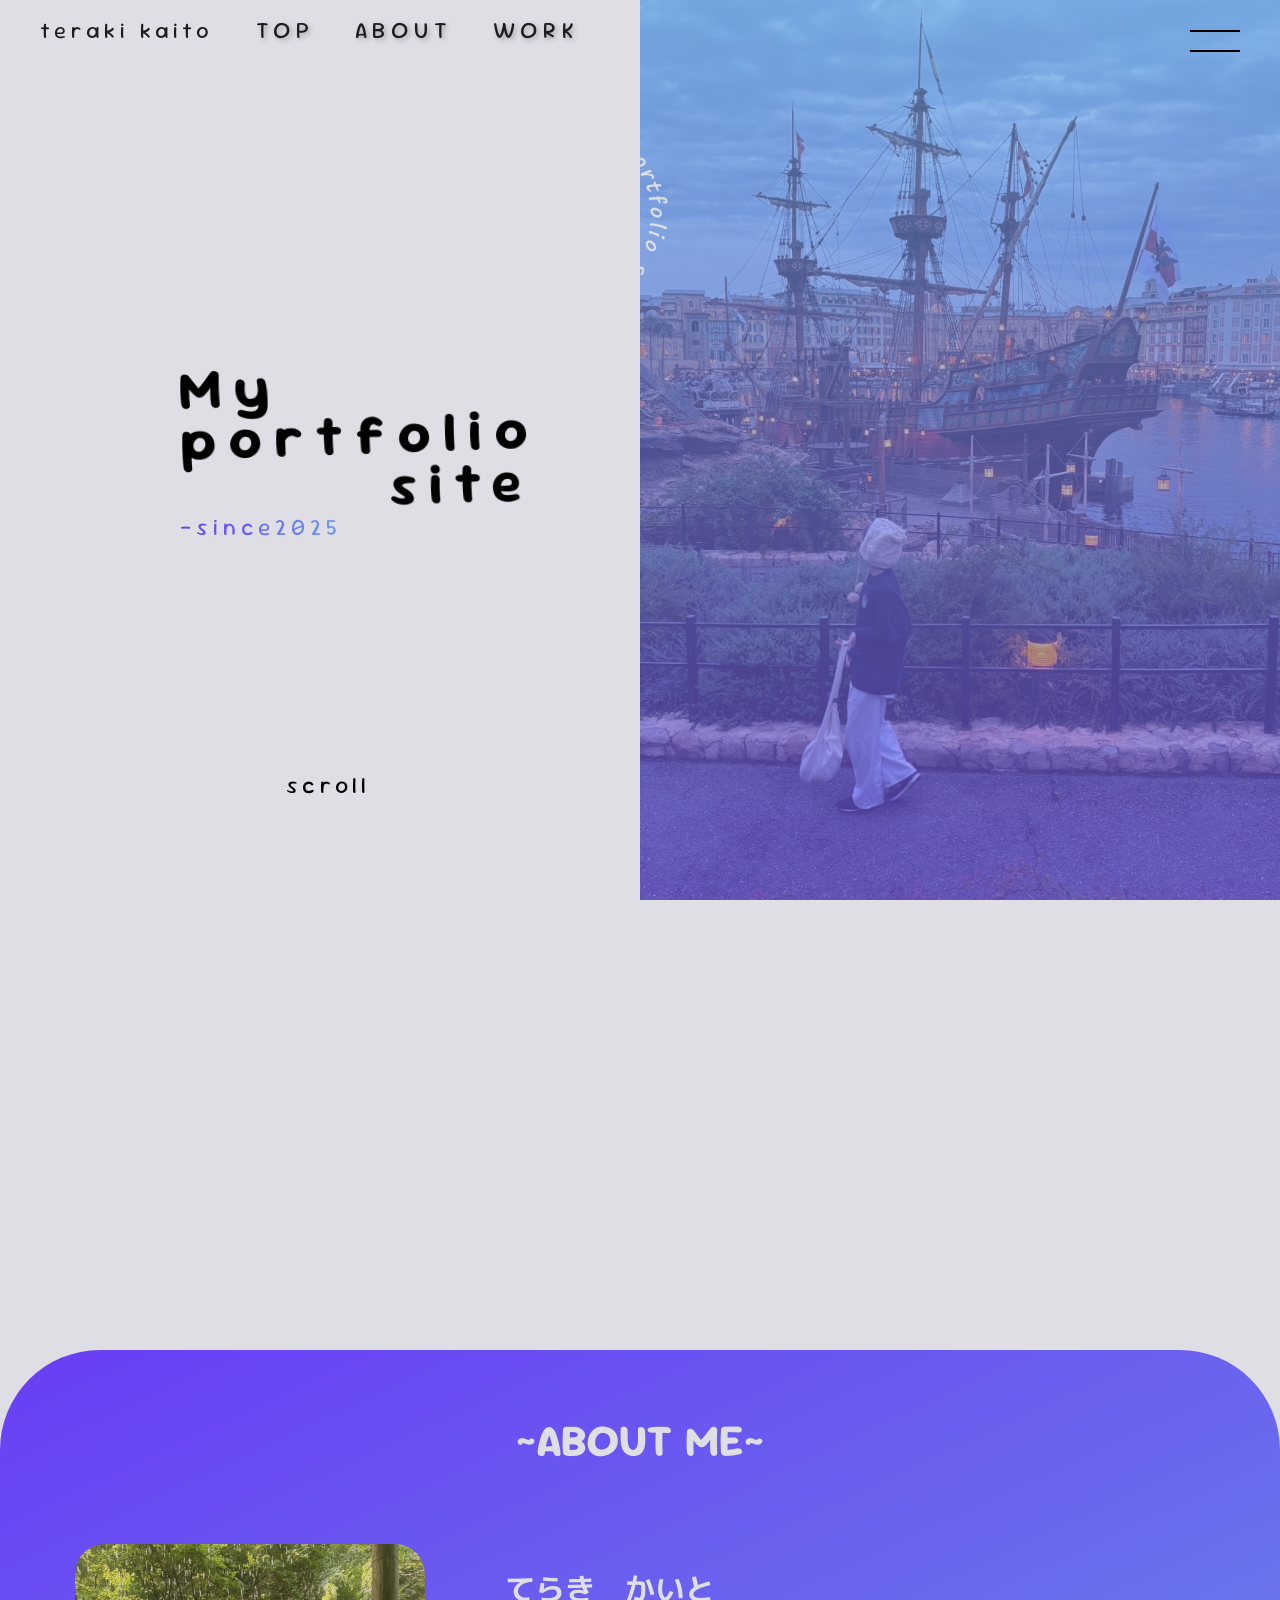
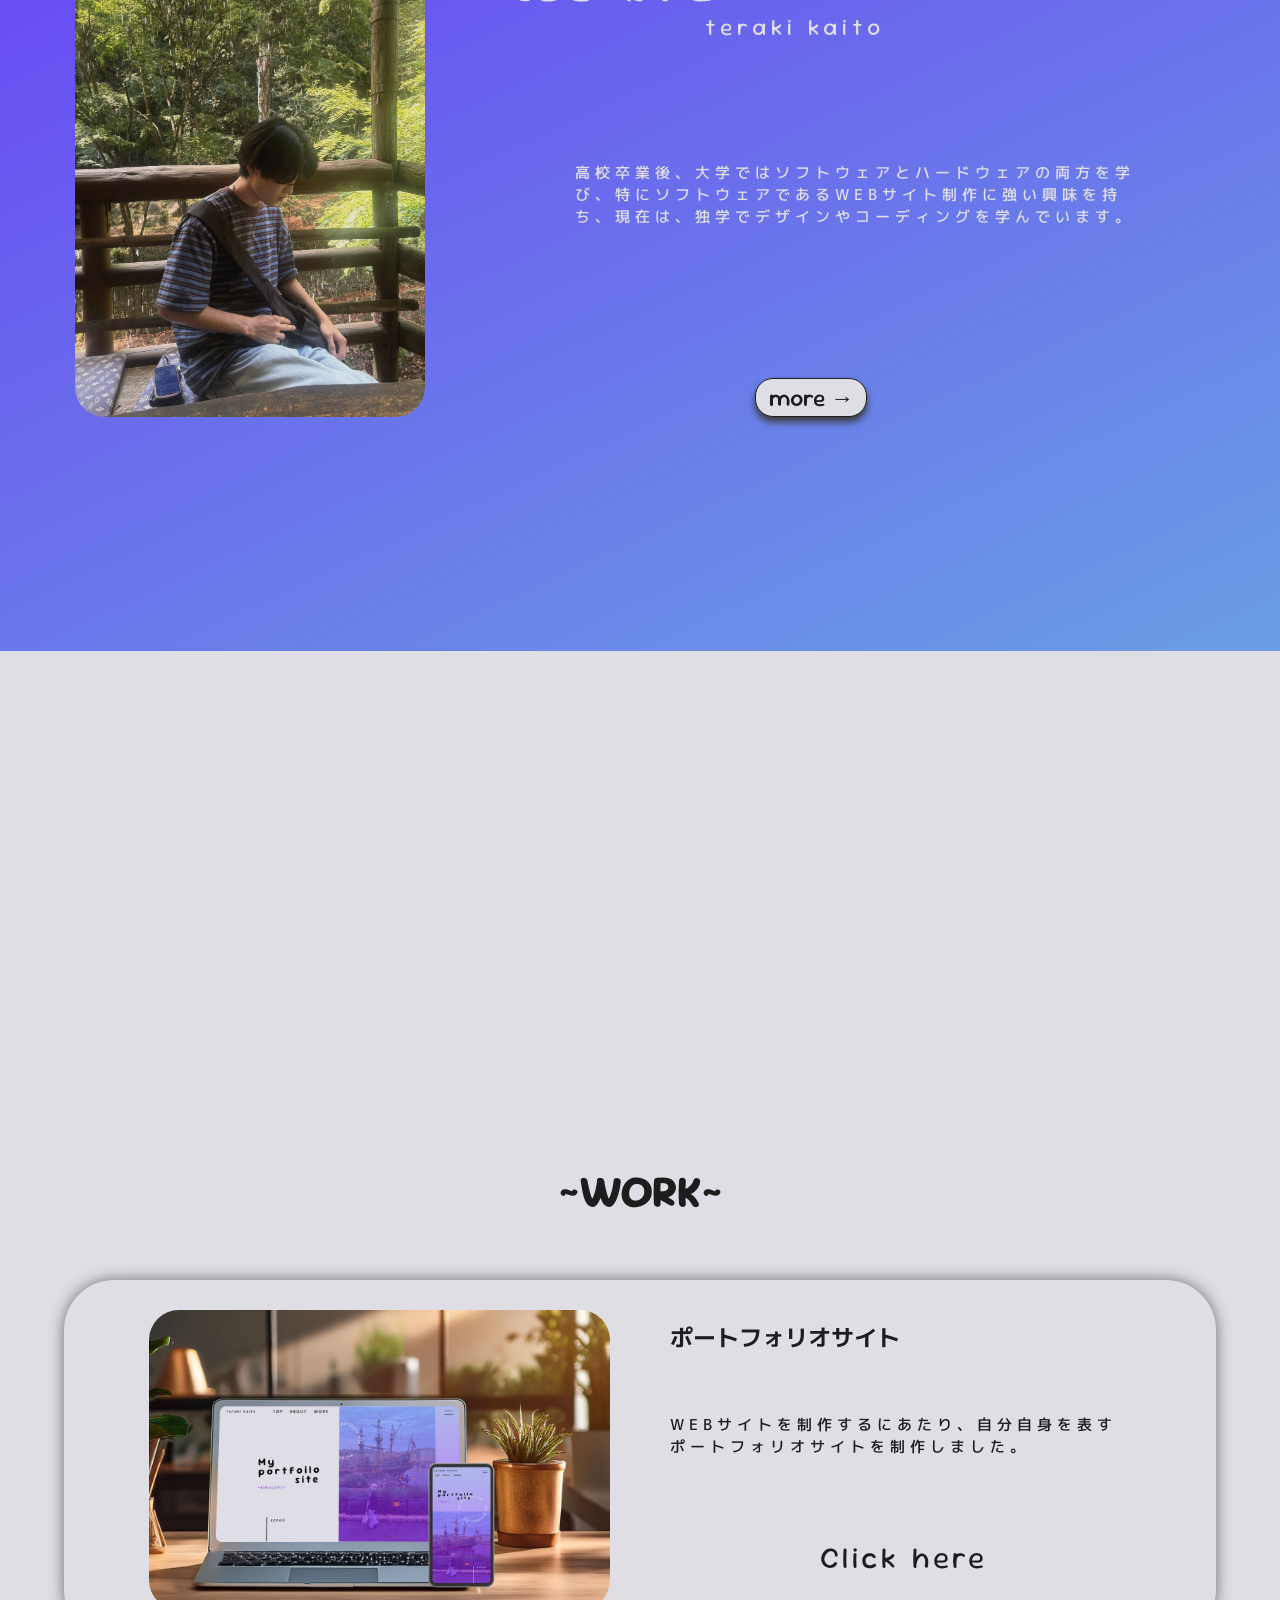
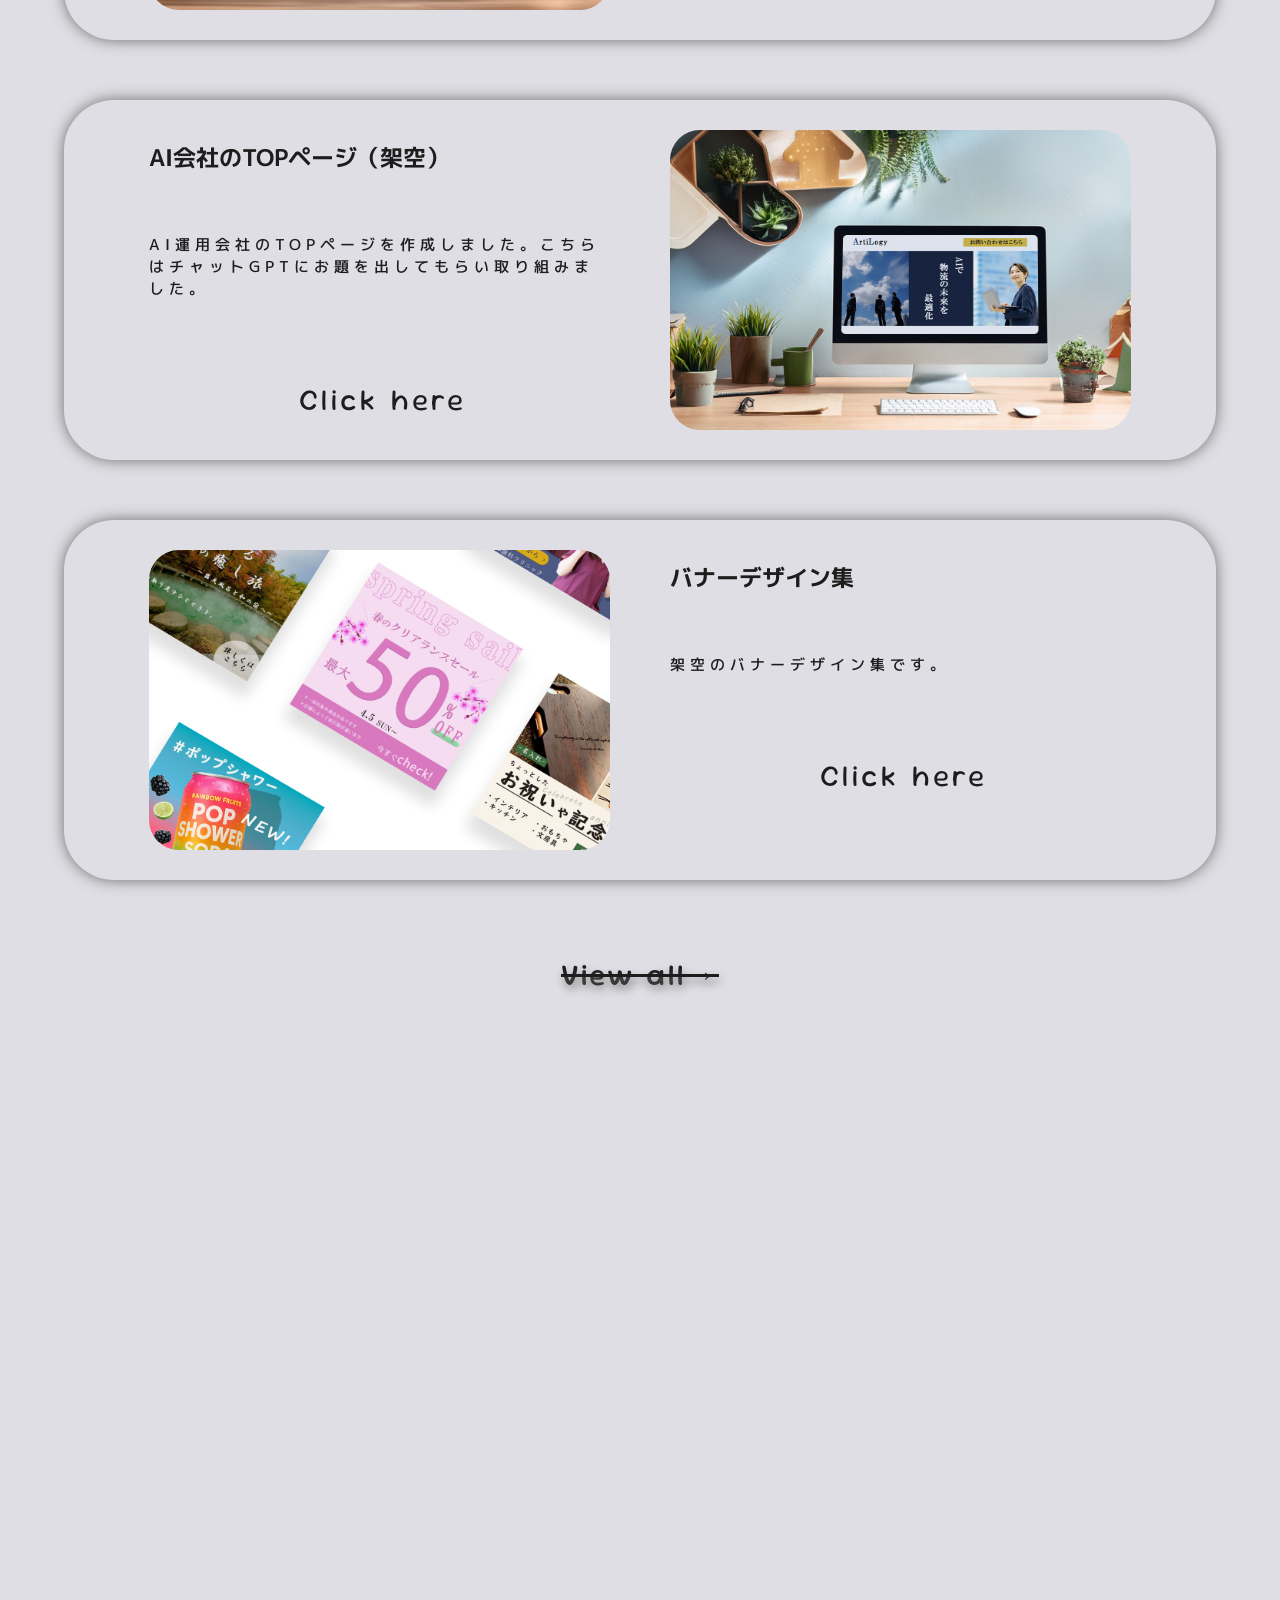
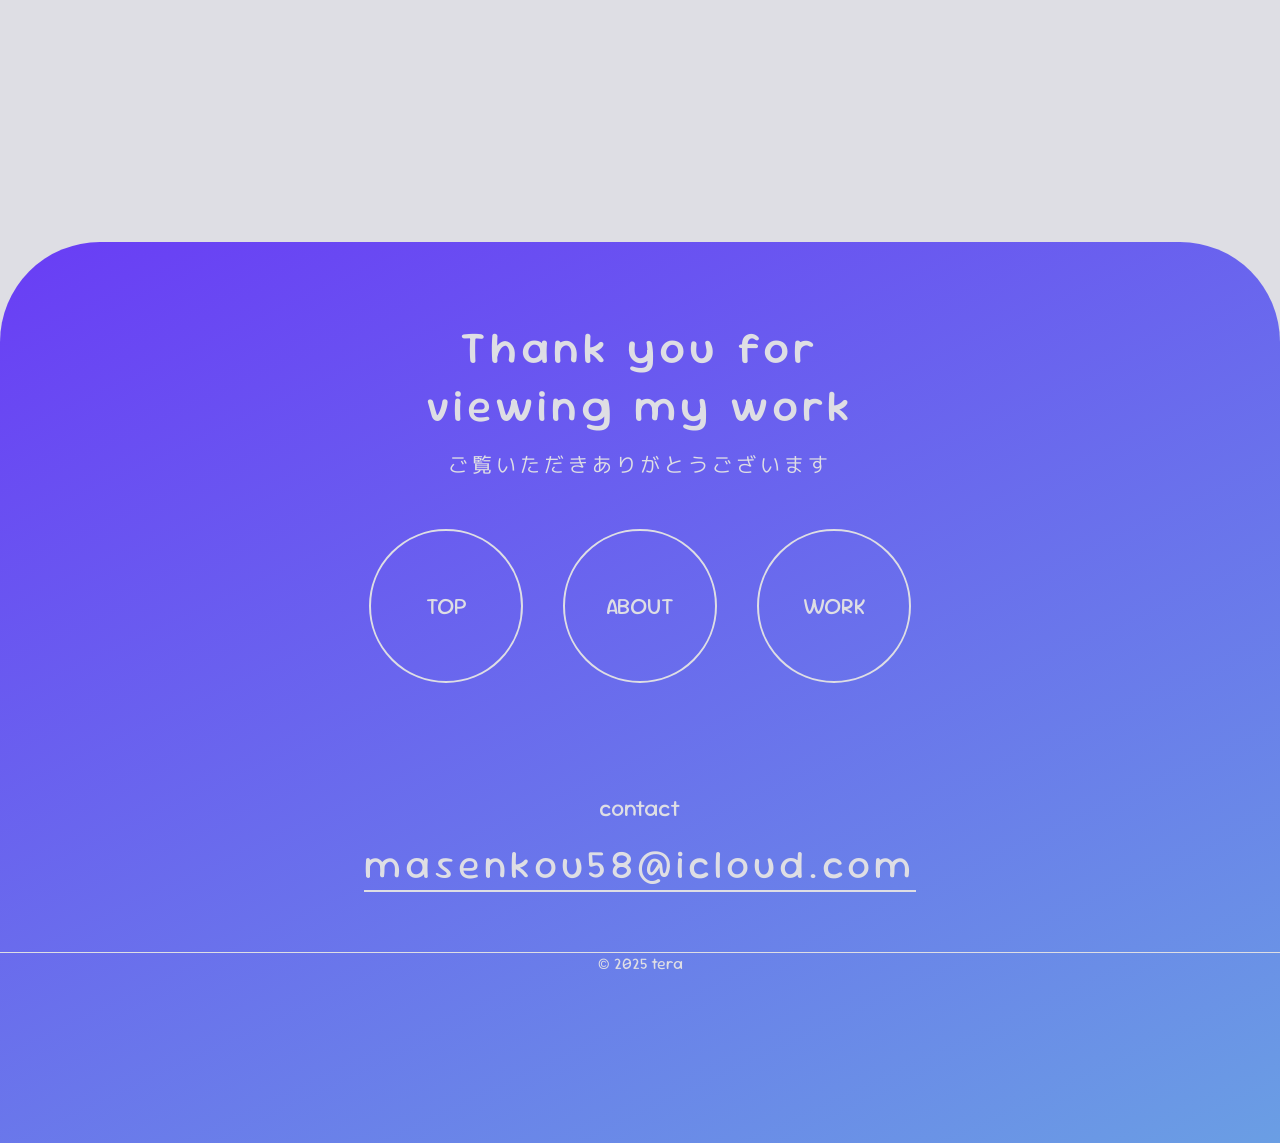
<file: index.html>
<!DOCTYPE html>
<html lang="ja">

<head>
    <meta charset="UTF-8">
    <meta name="viewport" content="width=device-width, initial-scale=1.0">
    <title>teraki kaito</title>
    <link rel="stylesheet" href="style.css">
    <link rel="preconnect" href="https://fonts.googleapis.com">
    <link rel="preconnect" href="https://fonts.gstatic.com" crossorigin>
    <link
        href="https://fonts.googleapis.com/css2?family=M+PLUS+1p:wght@100;300;400;500;700;800;900&family=Sour+Gummy:ital,wght@0,100..900;1,100..900&display=swap"
        rel="stylesheet">
</head>

<body>

    <header>

        <div class="header_flex">

            <a href="" class="eigo teraki">teraki kaito</a>

            <nav class="eigo">
                <ul>
                    <li>
                        <a href="#main" class="top">TOP</a>
                    </li>
                    <li>
                        <a href="#about" class="about">ABOUT</a>
                    </li>
                    <li>
                        <a href="#work" class="work">WORK</a>
                    </li>
                </ul>
            </nav>

        </div>

        <img id="menu_btn" src="menu.png" alt="">

        <div id="menu" class="eigo">
            <div>
                <a href="">top ↗</a><br>
                <a href="about me">abou me ↗</a><br>
                <div href=""><s>work all ↗</s></div>
            </div>
        </div>

    </header>

    <main id="main">

        <section id="vijual">



            <img src="サークル.png" class="circle">

            <div class="eigo vijual_left">
                <div class="vijual_left_box">
                    <h1><span class="hight_show">My</span><br>
                        <span class="jump">portfolio</span><br>
                        <span class="low_show">　　　site</span>
                    </h1>
                    <p class="since">-since2025</p>
                </div>

                <div class="scroll">
                    <div class="scroll_line"></div>
                    <p>scroll</p>
                </div>
            </div>

            <div class="gura">
                <div class="gura_gura"></div>
                <img class="vijual_img" src="S__56598539_0.jpg" alt="">
            </div>

        </section>


        <div id="about_bottom"></div>


        <section id="about">

            <div class="fadein">

                <h2 class="eigo">~ABOUT ME~</h2>

                <div class="about_box">
                    <img src="S__56877126.jpg" alt="">
                    <div class="about_right">
                        <p class="nihongo about_p1">てらき　かいと</p>
                        <p class="eigo about_p2">teraki kaito</p>

                        <p class="nihongo about_p3">
                            高校卒業後、大学ではソフトウェアとハードウェアの両方を学び、特にソフトウェアであるWEBサイト制作に強い興味を持ち、現在は、独学でデザインやコーディングを学んでいます。
                        </p>
                        <a href="about me" class="eigo about_more">
                            <div>more →</div>
                        </a>
                    </div>
                </div>
            </div>


        </section>


        <div id="work_bottom"></div>



        <section id="work">

            <div class="fadein">

                <h2 class="eigo">~WORK~</h2>

                <a href="work_portfolio/portfolio.html">
                    <div class="work_box">
                        <img src="ポートフォリオ画像 .jpg" alt="制作物の写真">
                        <div class="work_text">
                            <h3 class="nihongo">ポートフォリオサイト</h3>
                            <p class="nihongo text_p">
                                WEBサイトを制作するにあたり、自分自身を表すポートフォリオサイトを制作しました。
                            </p>
                            <p class="eigo click">Click here</p>
                        </div>
                    </div>
                </a>

                <a href="work_AI/AI.html">
                    <div class="work_box">
                        <div class="work_text">
                            <h3 class="nihongo">AI会社のTOPページ（架空）</h3>
                            <p class="nihongo text_p">
                                AI運用会社のTOPページを作成しました。こちらはチャットGPTにお題を出してもらい取り組みました。
                            </p>
                            <p class="eigo click">Click here</p>
                        </div>
                        <img src="画像 .jpg" alt="制作物の写真">
                    </div>
                </a>

                <a href="work_bana/bana.html">
                    <div class="work_box">
                        <img src="バナーデザイン.jpg" alt="制作物の写真">
                        <div class="work_text">
                            <h3 class="nihongo">バナーデザイン集</h3>
                            <p class="nihongo text_p">
                                架空のバナーデザイン集です。
                            </p>
                            <p class="eigo click">Click here</p>
                        </div>
                    </div>
                </a>

                <div href="" class="view eigo"><s>View all→</s></div>
            </div>

        </section>



        <section id="footer">

            <div class="fadein">

                <div class="thank_box">
                    <p class="eigo thank">Thank you for</p>
                    <p class="eigo thank">viewing my work</p>
                    <p class="nihongo goran">ご覧いただきありがとうございます</p>
                </div>


                <ul class="footer_menu eigo">
                    <li>
                        <a href="#main" class="top">TOP</a>
                    </li>
                    <li>
                        <a href="#about_bottom" class="about">ABOUT</a>
                    </li>
                    <li>
                        <a href="#work_bottom" class="work">WORK</a>
                    </li>
                </ul>


                <div class="mail">
                    <p class="eigo con">contact</p>
                    <p class="eigo mase" href="">masenkou58@icloud.com</p>
                </div>

                <div class="copyright">

                    <div class="footer_line"></div>

                    <p class="copyright_p eigo">© 2025 tera</p>

                </div>

            </div>

        </section>

    </main>



    <script src="app.js"></script>
</body>

</html>
</file>
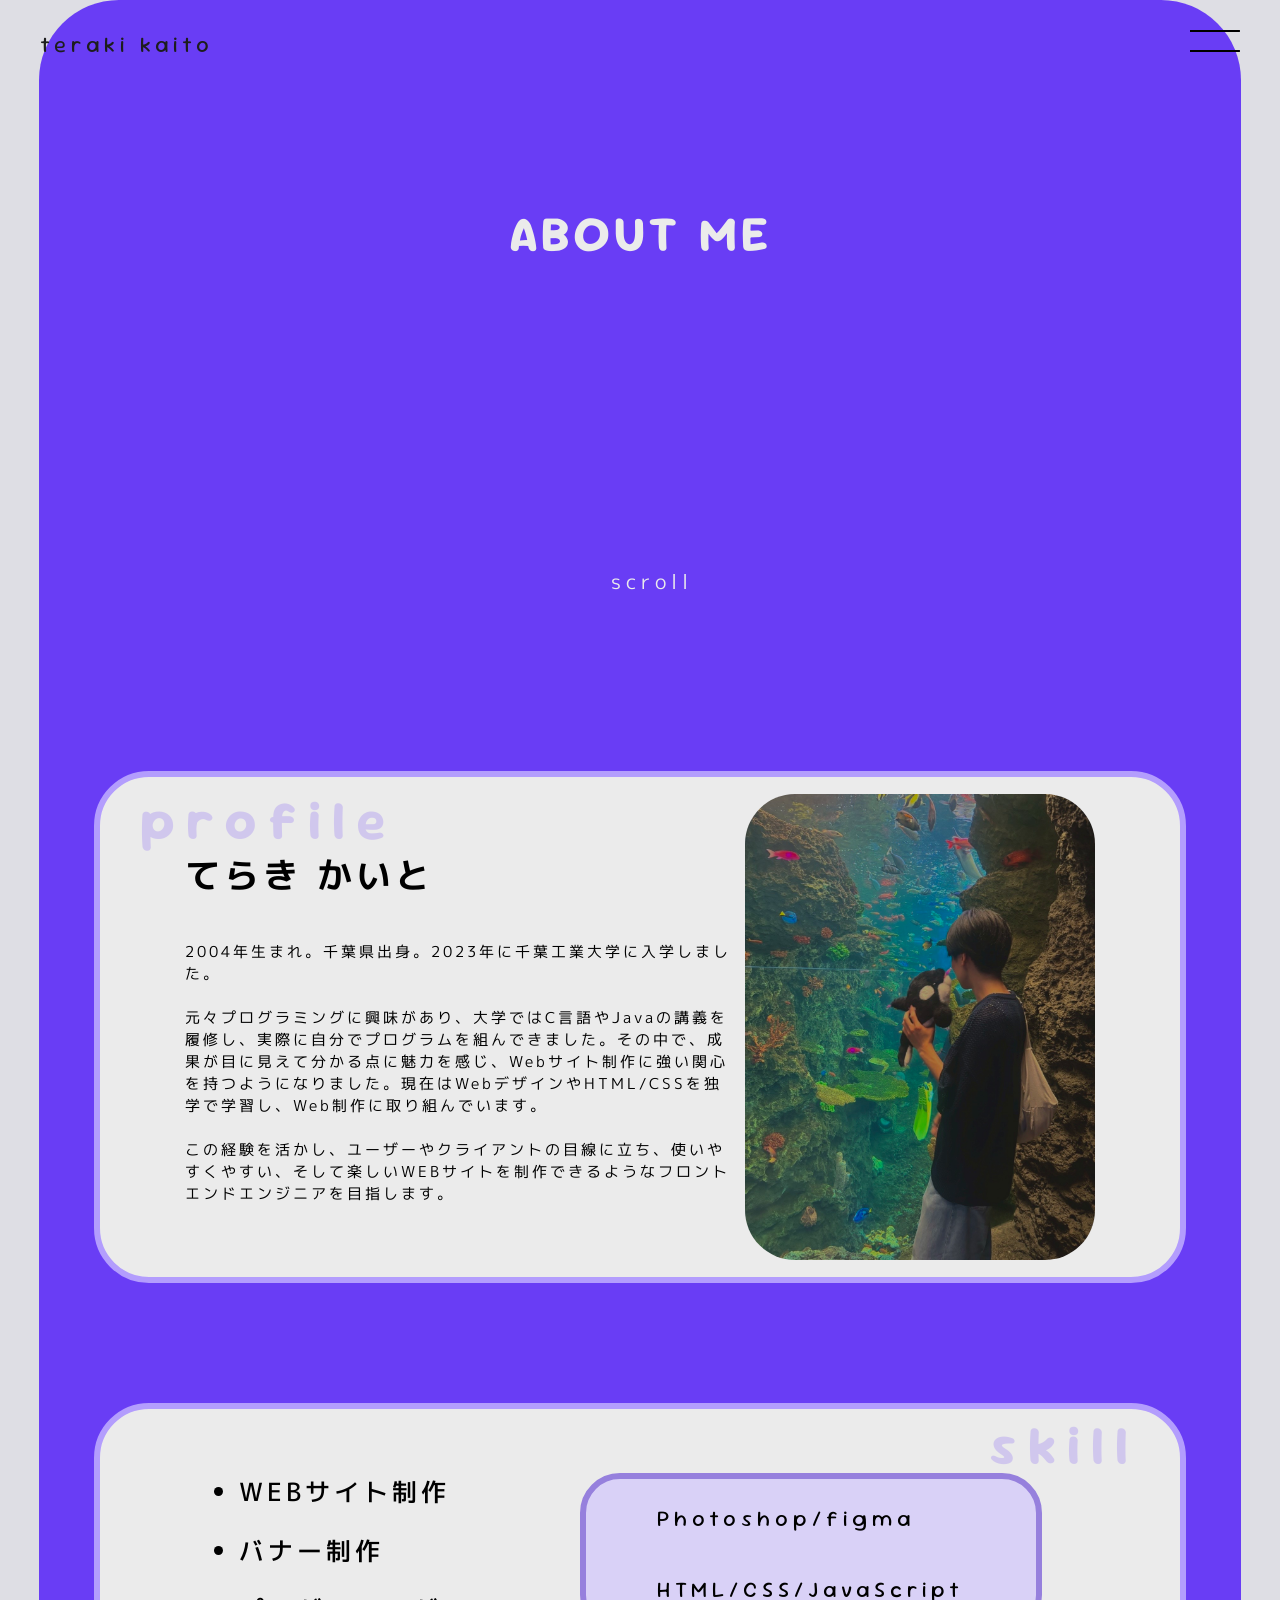
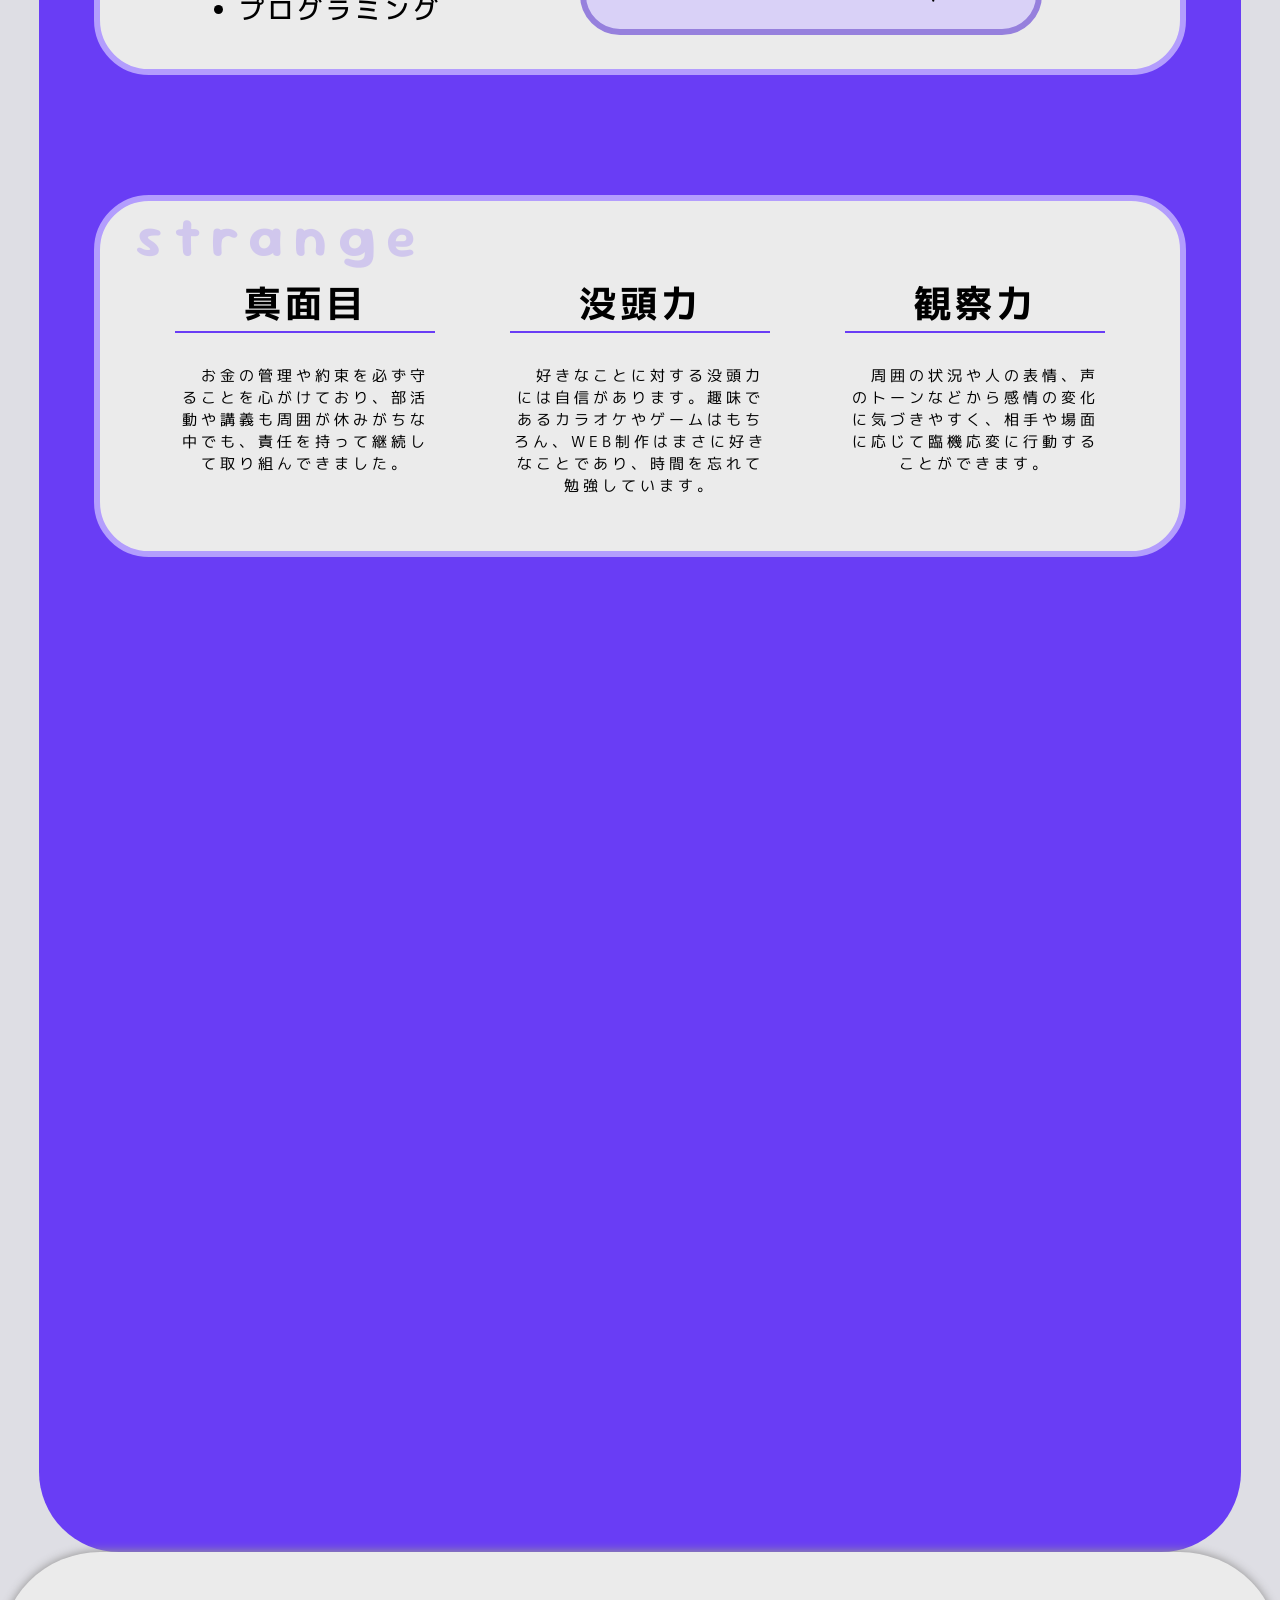
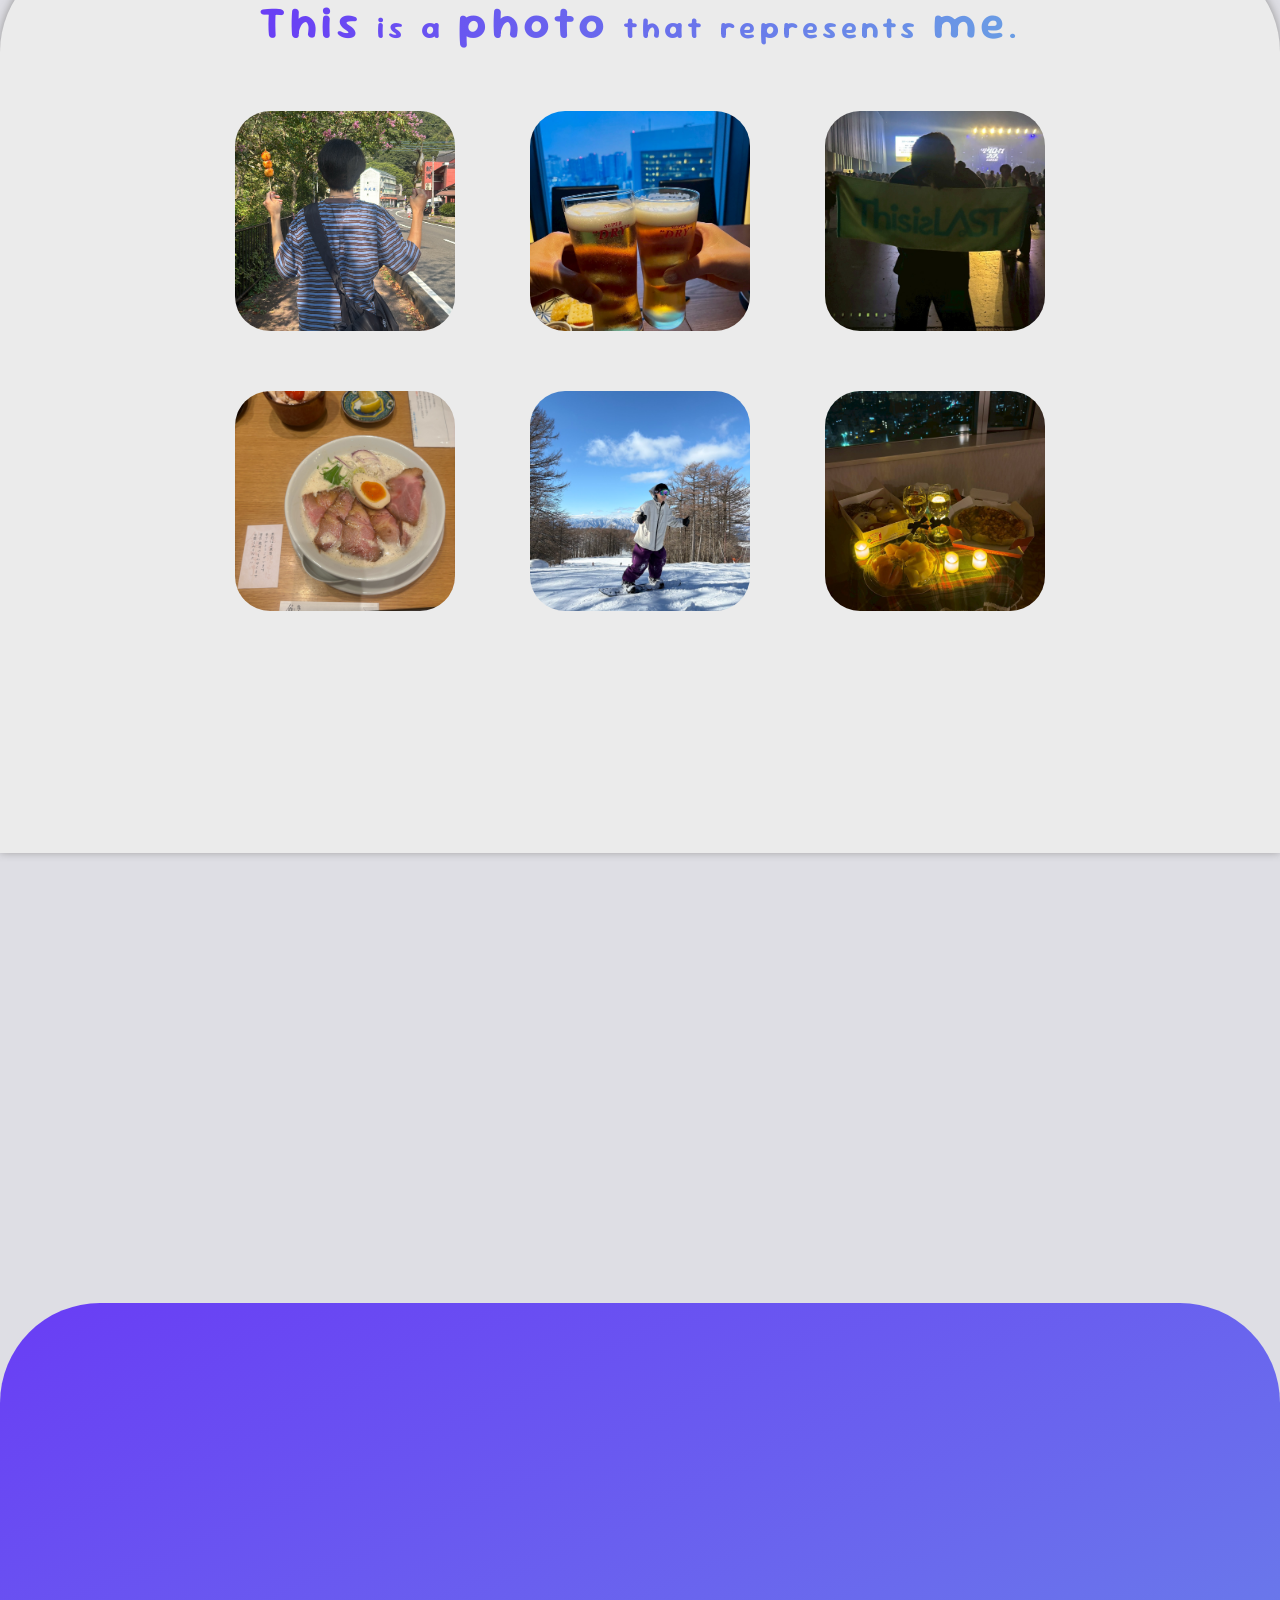
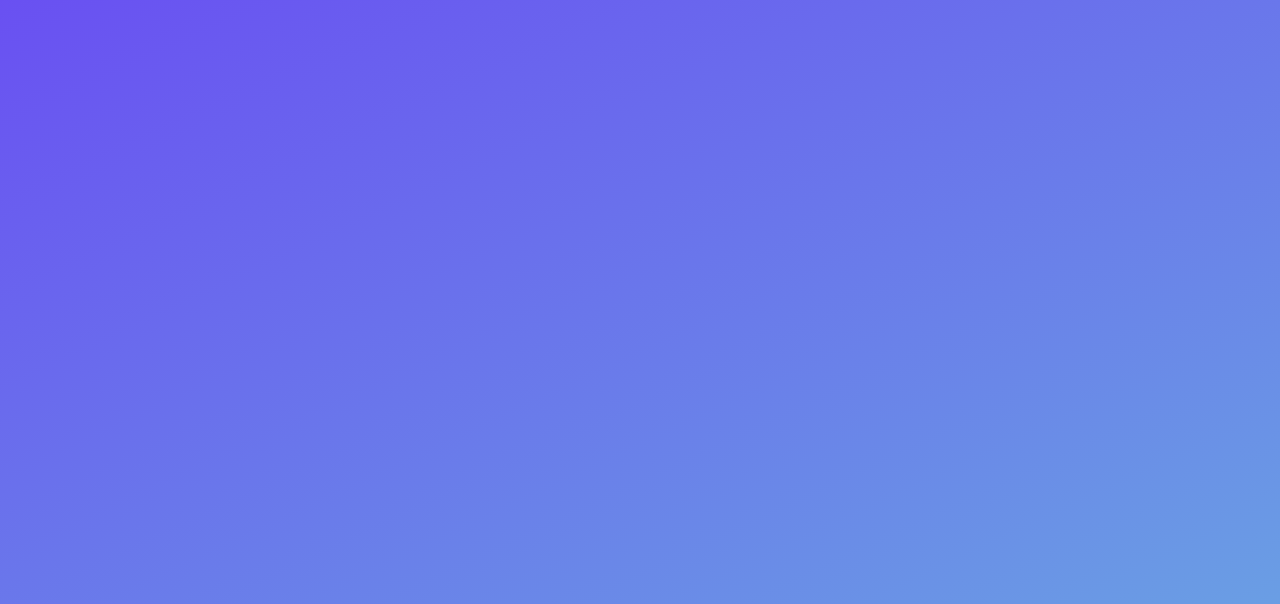
<file: about me/index.html>
<!DOCTYPE html>
<html lang="ja">

<head>
    <meta charset="UTF-8">
    <meta name="viewport" content="width=device-width, initial-scale=1.0">
    <title>teraki kaito</title>
    <link rel="stylesheet" href="style.css">
    <link rel="preconnect" href="https://fonts.googleapis.com">
    <link rel="preconnect" href="https://fonts.gstatic.com" crossorigin>
    <link
        href="https://fonts.googleapis.com/css2?family=M+PLUS+1p:wght@100;300;400;500;700;800;900&family=Sour+Gummy:ital,wght@0,100..900;1,100..900&display=swap"
        rel="stylesheet">
</head>

<body>

    <header>

        <a href="../index.html" class="eigo teraki">teraki kaito</a>

        <img id="menu_btn" src="menu.png" alt="">

        <div id="menu" class="eigo">
            <div>
                <a href="../index.html">top ↗</a><br>
                <a href="">about me ↗</a><br>
                <div href=""><s>work all ↗</s></div>
            </div>
        </div>

    </header>

    <main>

        <section id="about">

            <h1 class="eigo">ABOUT ME</h1>

            <div class="scroll">
                <div class="scroll_line"></div>
                <p class="nihongo">scroll</p>
            </div>

            <div class="fadein">
                <div class="about_profile">

                    <h2 class="eigo">profile</h2>

                    <div>
                        <h3 class="nihongo">てらき かいと</h3>
                        <p class="nihongo">2004年生まれ。千葉県出身。2023年に千葉工業大学に入学しました。<br><br>
                            元々プログラミングに興味があり、大学ではC言語やJavaの講義を履修し、実際に自分でプログラムを組んできました。その中で、成果が目に見えて分かる点に魅力を感じ、Webサイト制作に強い関心を持つようになりました。現在はWebデザインやHTML/CSSを独学で学習し、Web制作に取り組んでいます。<br><br>
                            この経験を活かし、ユーザーやクライアントの目線に立ち、使いやすくやすい、そして楽しいWEBサイトを制作できるようなフロントエンドエンジニアを目指します。</p>
                    </div>

                    <img src="teraki.jpg" alt="">

                </div>
            </div>


            <div class="fadein">
                <div class="about_skill">

                    <h2 class="eigo">skill</h2>

                    <ul class="nihongo">
                        <li>WEBサイト制作</li>
                        <li>バナー制作</li>
                        <li>プログラミング</li>
                    </ul>

                    <div class="skillbox eigo">
                        <div>
                            <p>Photoshop/figma</p><br><br>
                            <p>HTML/CSS/JavaScript</p>
                        </div>

                    </div>


                </div>
            </div>

            <div class="fadein">
                <div class="about_str">

                    <h2 class="eigo">strange</h2>

                    <div class="str_box">
                        <h3 class="nihongo">真面目</h3>
                        <p class="nihongo">　お金の管理や約束を必ず守ることを心がけており、部活動や講義も周囲が休みがちな中でも、責任を持って継続して取り組んできました。

                        </p>
                    </div>

                    <div class="str_box">
                        <h3 class="nihongo">没頭力</h3>
                        <p class="nihongo">　好きなことに対する没頭力には自信があります。趣味であるカラオケやゲームはもちろん、WEB制作はまさに好きなことであり、時間を忘れて勉強しています。
                        </p>
                    </div>

                    <div class="str_box">
                        <h3 class="nihongo">観察力</h3>
                        <p class="nihongo">　周囲の状況や人の表情、声のトーンなどから感情の変化に気づきやすく、相手や場面に応じて臨機応変に行動することができます。</p>
                    </div>
                </div>
            </div>

        </section>


        <section id="photo" class="eigo">



            <h2><span>This</span> is a <span>photo</span> that represents <span>me</span>.</h2>

            <div>
                <img src="ayu.jpg" alt="">
                <img src="bi-ru.jpg" alt="">
                <img src="this.jpg" alt="">
            </div>
            <div>
                <img src="ra-men.jpg" alt="">
                <img src="B6ADAD85-E49F-4D81-BA22-2574ECB56E8B.jpg" alt="">
                <img src="kurisumasu.jpg" alt="">
            </div>



        </section>


        <section id="footer">

            <div class="fadein">

                <div class="thank_box">
                    <p class="eigo thank">Thank you for</p>
                    <p class="eigo thank">viewing my work</p>
                    <p class="nihongo goran">ご覧いただきありがとうございます</p>
                </div>


                <ul class="footer_menu eigo">
                    <li>
                        <a href="#about">ABOUT</a>
                    </li>
                    <li>
                        <a href="#photo">PHOTO</a>
                    </li>
                </ul>


                <div class="mail">
                    <p class="eigo con">contact</p>
                    <p class="eigo mase" href="">masenkou58@icloud.com</p>
                </div>

                <div class="footer_line"></div>

                <p class="copyright eigo">© 2025 tera</p>

            </div>

        </section>





    </main>

</body>

<script src="app.js"></script>


</html>
</file>
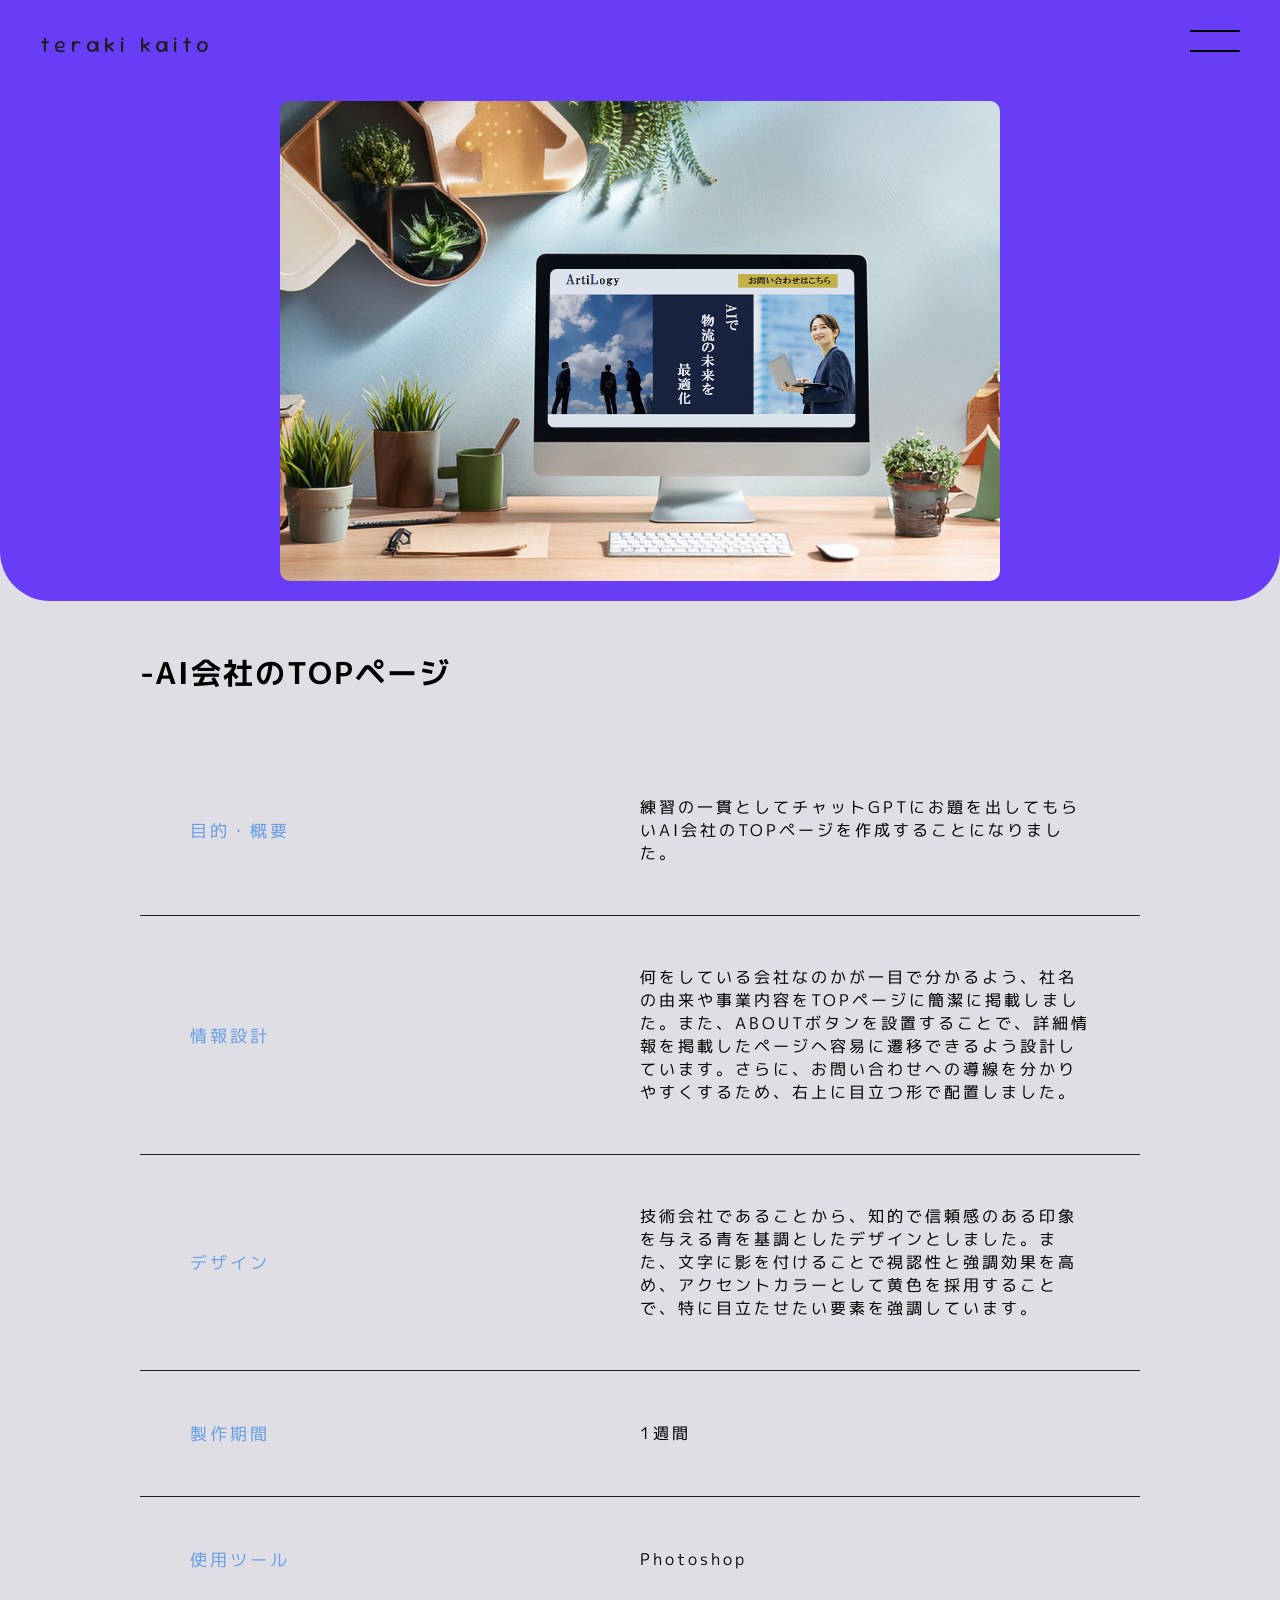
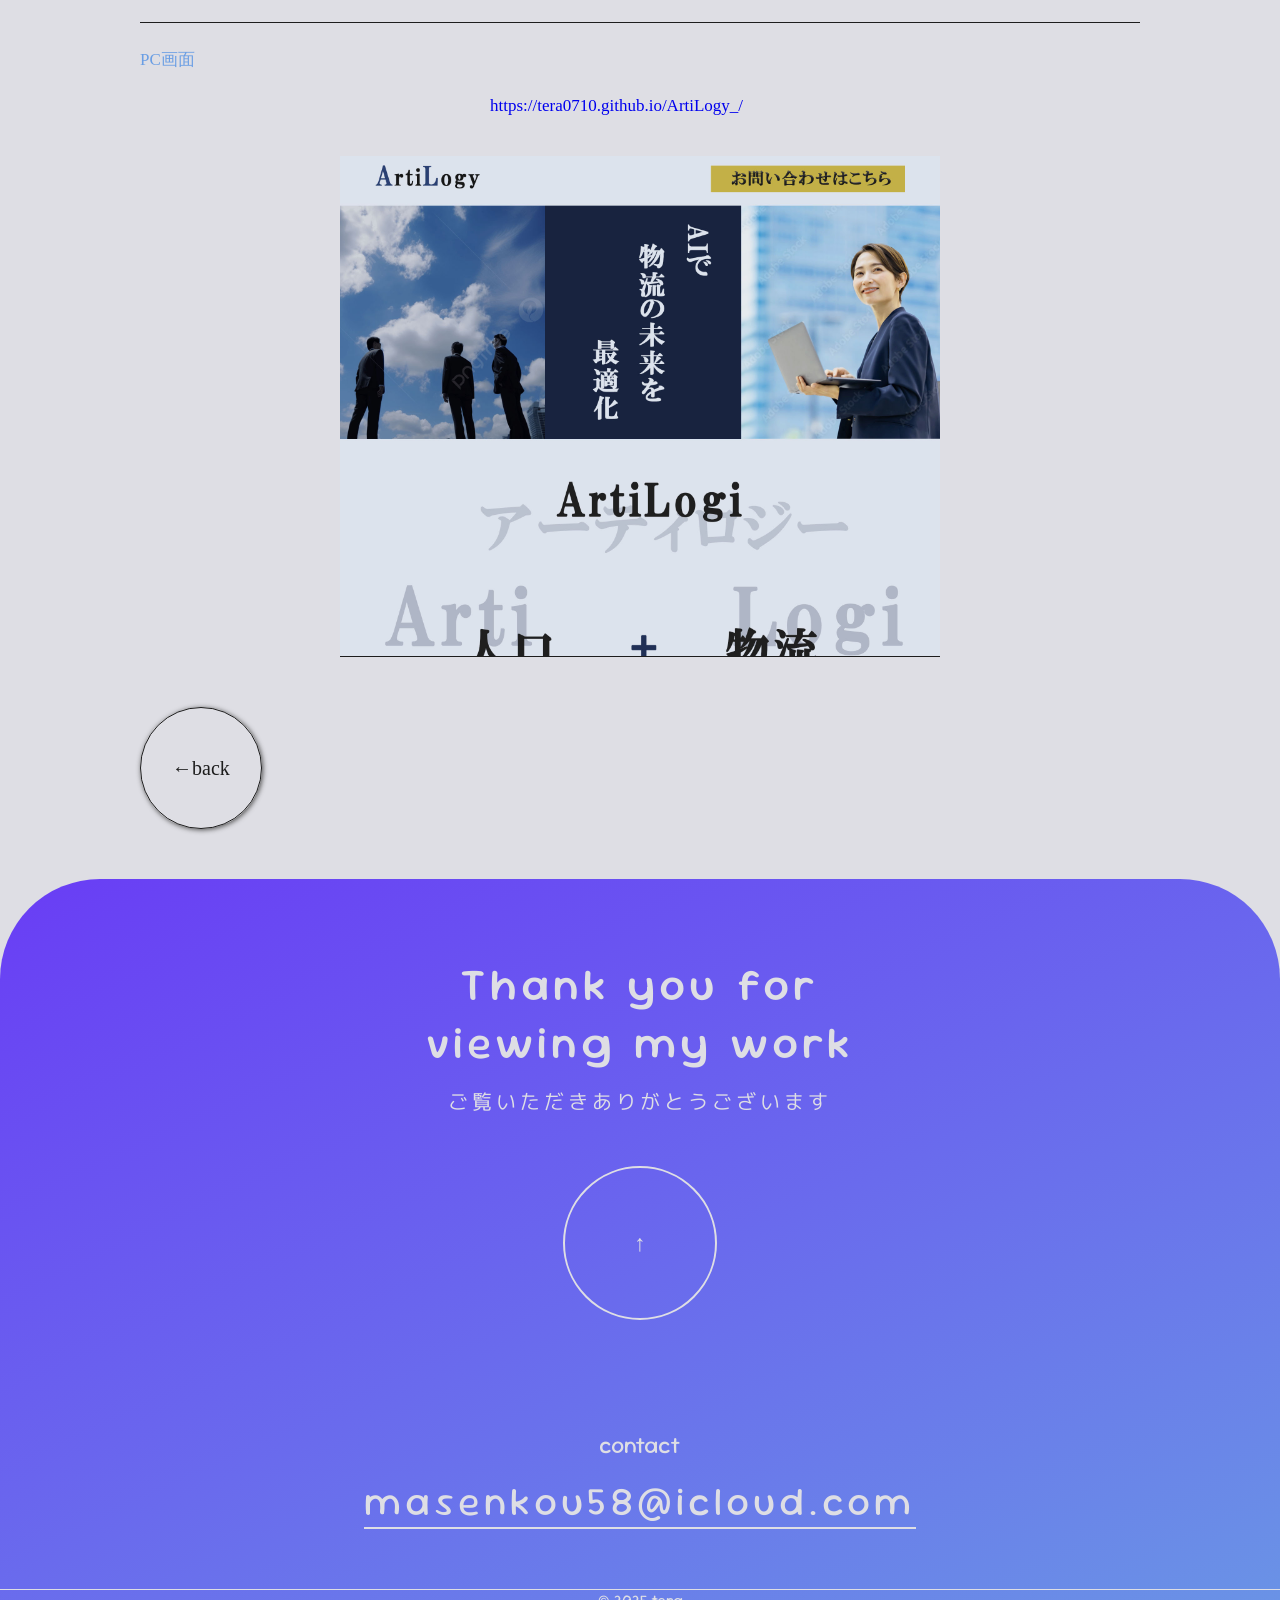
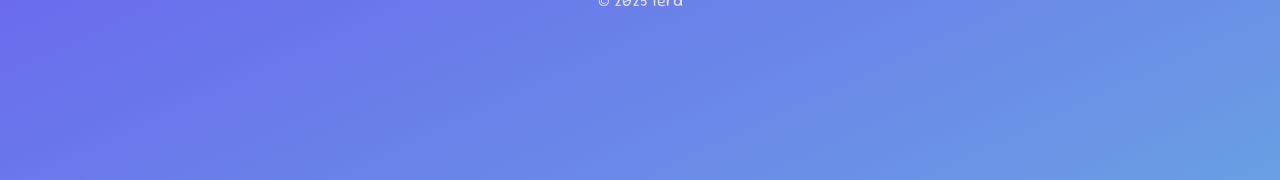
<file: work_AI/AI.html>
<!DOCTYPE html>
<html lang="ja">

<head>
    <meta charset="UTF-8">
    <meta name="viewport" content="width=device-width, initial-scale=1.0">
    <title>teraki kaito</title>
    <link rel="stylesheet" href="AI.css">
    <link rel="preconnect" href="https://fonts.googleapis.com">
    <link rel="preconnect" href="https://fonts.gstatic.com" crossorigin>
    <link
        href="https://fonts.googleapis.com/css2?family=M+PLUS+1p:wght@100;300;400;500;700;800;900&family=Sour+Gummy:ital,wght@0,100..900;1,100..900&display=swap"
        rel="stylesheet">
</head>

<body>

    <header>

        <a href="../index.html" class="eigo teraki">teraki kaito</a>

        <img id="menu_btn" src="menu.png" alt="">

        <div id="menu" class="eigo">
            <div>
                <a href="../index.html">top ↗</a><br>
                <a href="../about me/">about me ↗</a><br>
                <div href=""><s>work all ↗</s></div>
            </div>
        </div>

    </header>


    <main id="main">

        <div class="top">

            <img src="画像 .jpg" alt="">

        </div>

        <div class="center">

            <h2 class="nihongo">-AI会社のTOPページ</h2>

            <div class="center_box fadein">
                <p class="nihongo box_left">目的・概要</p>
                <p class="nihongo">練習の一貫としてチャットGPTにお題を出してもらいAI会社のTOPページを作成することになりました。</p>
            </div>

            <div class="center_box fadein">
                <p class="nihongo box_left">情報設計</p>
                <p class="nihongo">
                    何をしている会社なのかが一目で分かるよう、社名の由来や事業内容をTOPページに簡潔に掲載しました。また、ABOUTボタンを設置することで、詳細情報を掲載したページへ容易に遷移できるよう設計しています。さらに、お問い合わせへの導線を分かりやすくするため、右上に目立つ形で配置しました。
                </p>
            </div>

            <div class="center_box fadein">
                <p class="nihongo box_left">デザイン</p>
                <p class="nihongo">
                    技術会社であることから、知的で信頼感のある印象を与える青を基調としたデザインとしました。また、文字に影を付けることで視認性と強調効果を高め、アクセントカラーとして黄色を採用することで、特に目立たせたい要素を強調しています。
                </p>
            </div>

            <div class="center_box fadein">
                <p class="nihongo box_left">製作期間</p>
                <p class="nihongo">1週間</p>
            </div>

            <div class="center_box fadein">
                <p class="nihongo box_left">使用ツール</p>
                <p class="nihongo">Photoshop</p>
            </div>

            <p class="text_frame fadein">PC画面</p>
            <a href="https://tera0710.github.io/ArtiLogy_/" class="site">https://tera0710.github.io/ArtiLogy_/</a>
            <div class="pc-frame">
                <img src="artilogy.jpg" alt="縦長写真">
            </div>



            <a href="../index.html#work" class="back">←back</a>

        </div>

    </main>


    <footer>
        <div class="fadein">

            <div class="thank_box">
                <p class="eigo thank">Thank you for</p>
                <p class="eigo thank">viewing my work</p>
                <p class="nihongo goran">ご覧いただきありがとうございます</p>
            </div>


            <ul class="footer_menu eigo">
                <li>
                    <a href="#main">↑</a>
                </li>
            </ul>


            <div class="mail">
                <p class="eigo con">contact</p>
                <p class="eigo mase" href="">masenkou58@icloud.com</p>
            </div>

            <div class="footer_line"></div>

            <p class="copyright eigo">© 2025 tera</p>

        </div>
    </footer>


    <script src="AI.js"></script>
</body>
</file>
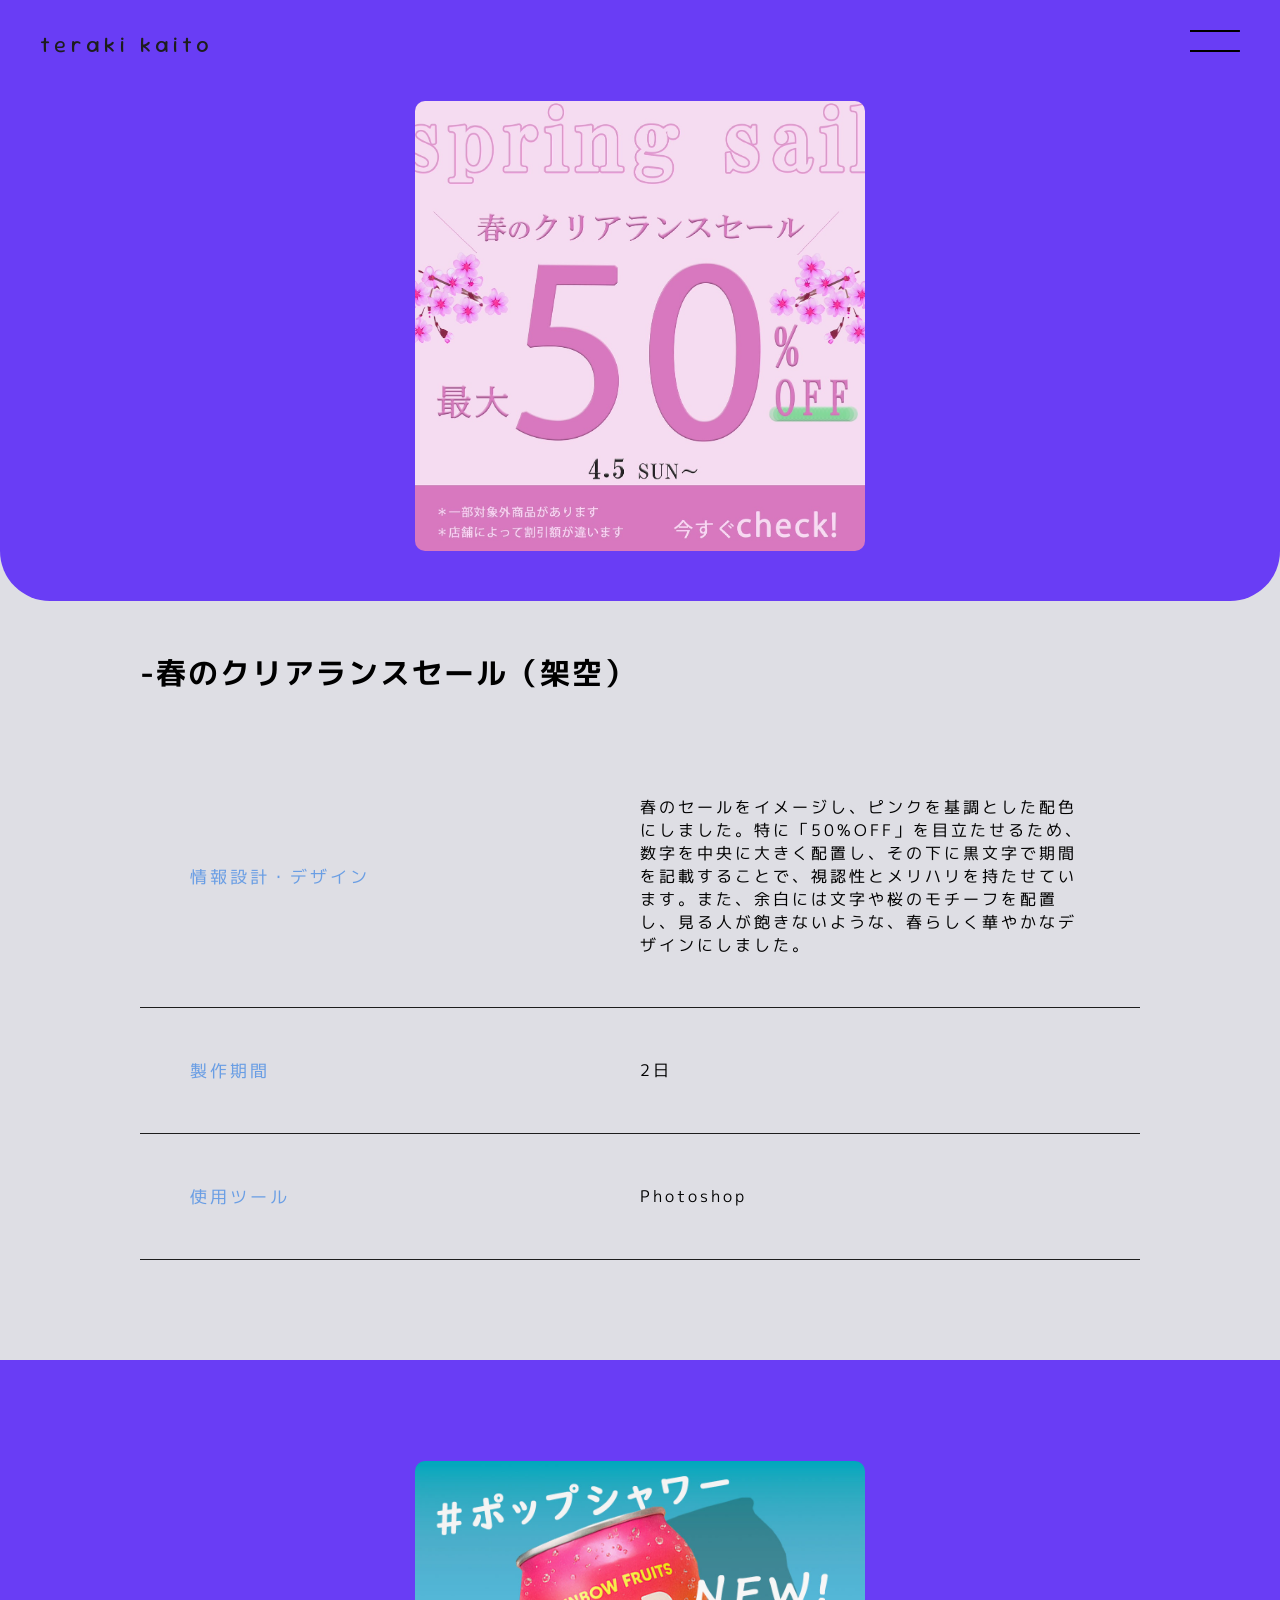
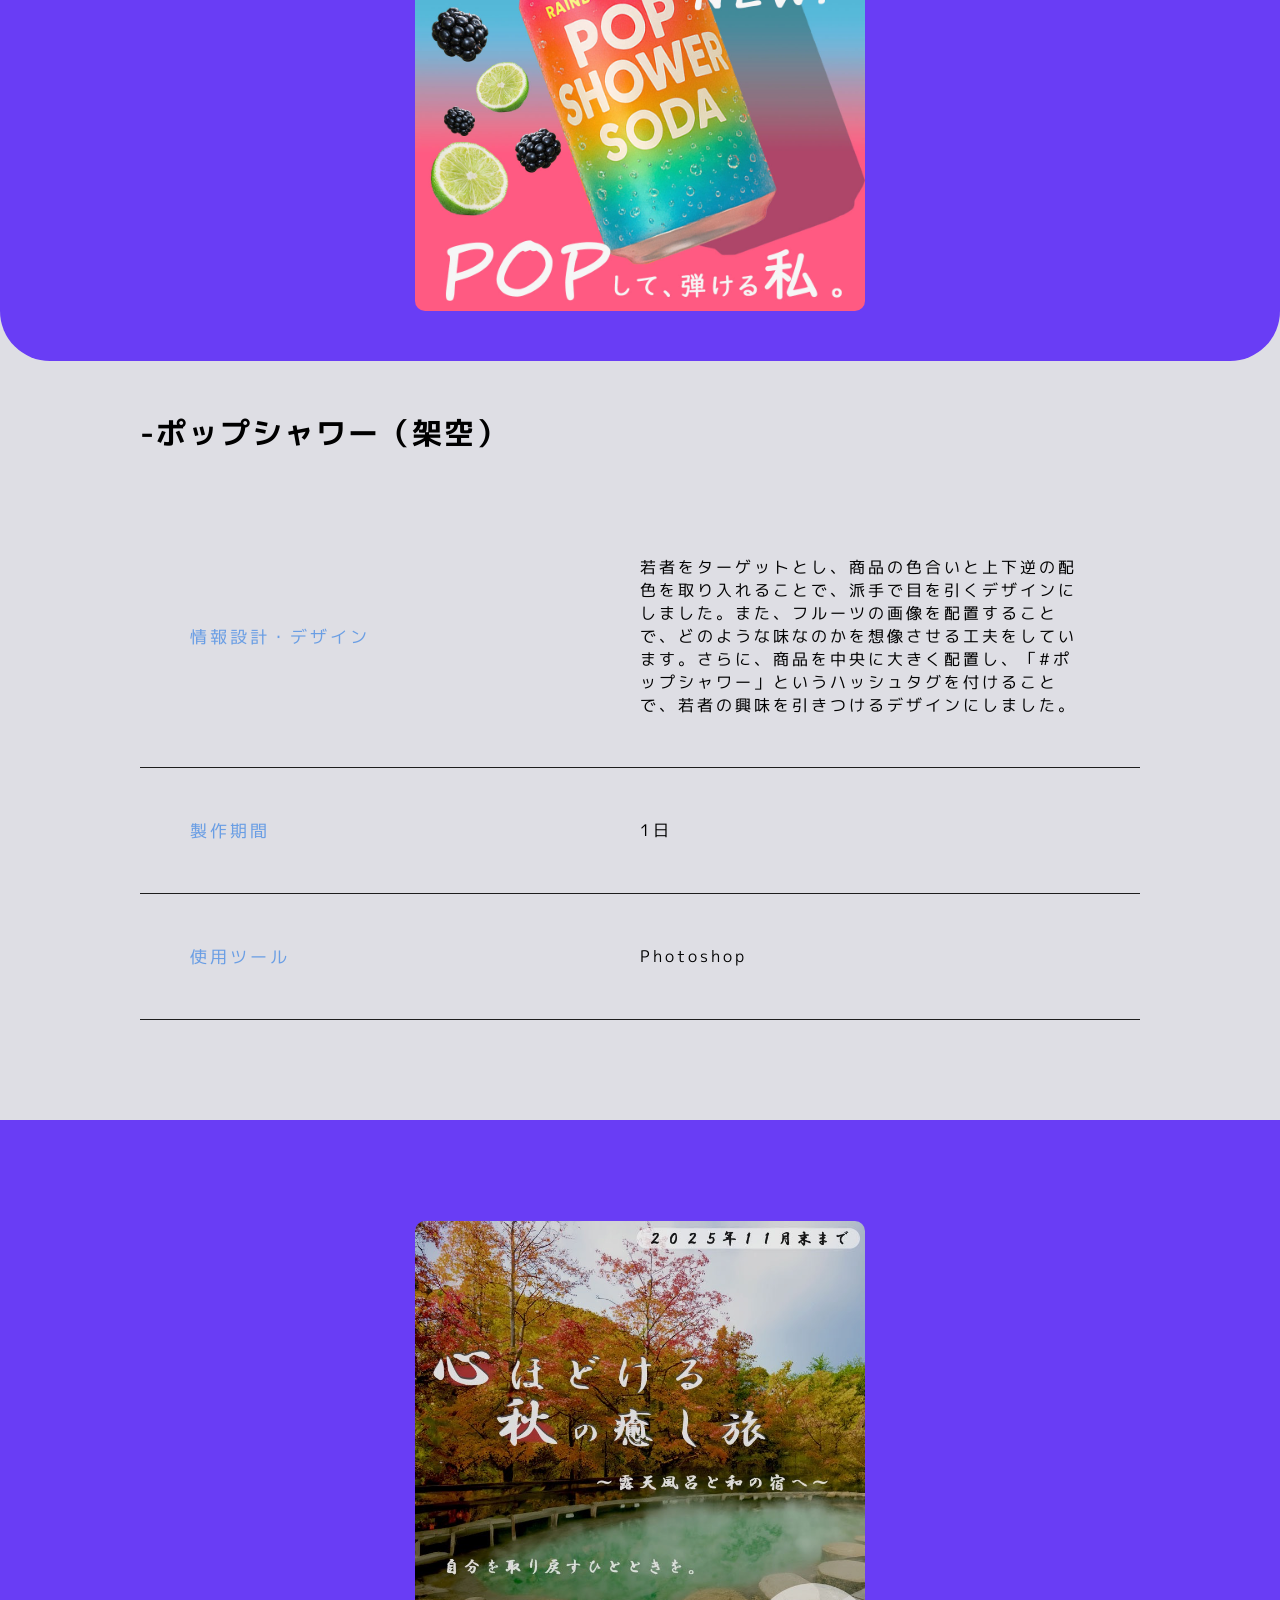
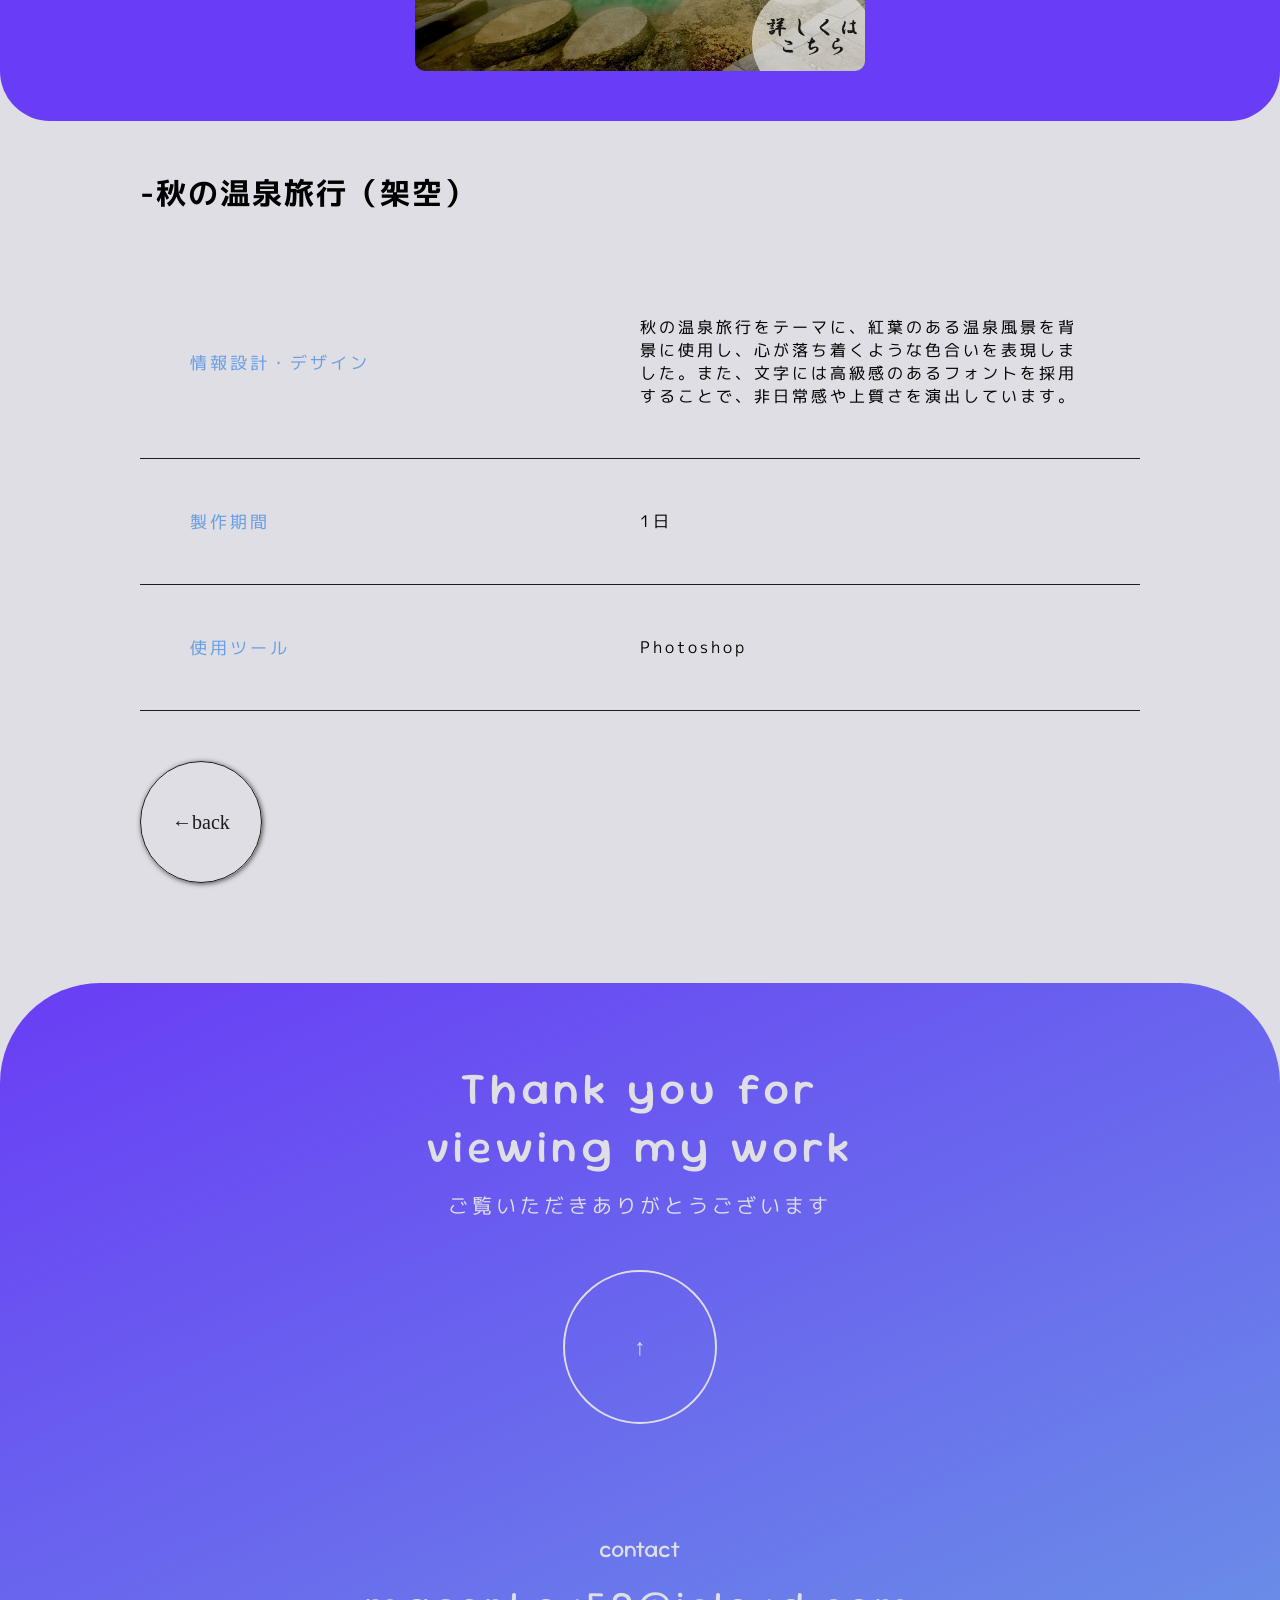
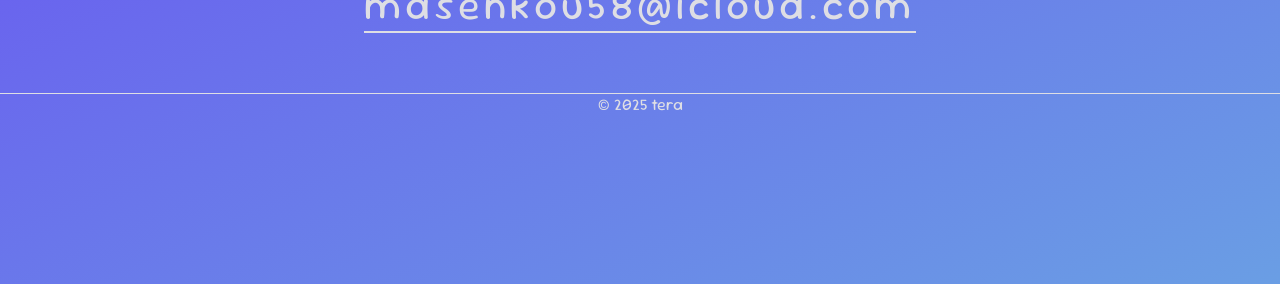
<file: work_bana/bana.html>
<!DOCTYPE html>
<html lang="ja">

<head>
    <meta charset="UTF-8">
    <meta name="viewport" content="width=device-width, initial-scale=1.0">
    <title>teraki kaito</title>
    <link rel="stylesheet" href="bana.css">
    <link rel="preconnect" href="https://fonts.googleapis.com">
    <link rel="preconnect" href="https://fonts.gstatic.com" crossorigin>
    <link
        href="https://fonts.googleapis.com/css2?family=M+PLUS+1p:wght@100;300;400;500;700;800;900&family=Sour+Gummy:ital,wght@0,100..900;1,100..900&display=swap"
        rel="stylesheet">
</head>

<body>

    <header>

        <a href="../index.html" class="eigo teraki">teraki kaito</a>

        <img id="menu_btn" src="menu.png" alt="">

        <div id="menu" class="eigo">
            <div>
                <a href="../index.html">top ↗</a><br>
                <a href="../about me/">about me ↗</a><br>
                <div href=""><s>work all ↗</s></div>
            </div>
        </div>

    </header>

    <main id="main">
        <div class="box">

            <div class="top">

                <img src="S__55517198_0.jpg" alt="">

            </div>

            <div class="center">

                <h2 class="nihongo">-春のクリアランスセール（架空）</h2>


                <div class="center_box fadein">
                    <p class="nihongo box_left">情報設計・デザイン</p>
                    <p class="nihongo">
                        春のセールをイメージし、ピンクを基調とした配色にしました。特に「50%OFF」を目立たせるため、数字を中央に大きく配置し、その下に黒文字で期間を記載することで、視認性とメリハリを持たせています。また、余白には文字や桜のモチーフを配置し、見る人が飽きないような、春らしく華やかなデザインにしました。
                    </p>
                </div>

                <div class="center_box fadein">
                    <p class="nihongo box_left">製作期間</p>
                    <p class="nihongo">2日</p>
                </div>

                <div class="center_box fadein">
                    <p class="nihongo box_left">使用ツール</p>
                    <p class="nihongo">Photoshop</p>
                </div>

            </div>

        </div>


        <div class="box">

            <div class="top">

                <img src="炭酸 .jpg" alt="">

            </div>

            <div class="center">

                <h2 class="nihongo">-ポップシャワー（架空）</h2>


                <div class="center_box fadein">
                    <p class="nihongo box_left">情報設計・デザイン</p>
                    <p class="nihongo">
                        若者をターゲットとし、商品の色合いと上下逆の配色を取り入れることで、派手で目を引くデザインにしました。また、フルーツの画像を配置することで、どのような味なのかを想像させる工夫をしています。さらに、商品を中央に大きく配置し、「#ポップシャワー」というハッシュタグを付けることで、若者の興味を引きつけるデザインにしました。
                    </p>
                </div>

                <div class="center_box fadein">
                    <p class="nihongo box_left">製作期間</p>
                    <p class="nihongo">1日</p>
                </div>

                <div class="center_box fadein">
                    <p class="nihongo box_left">使用ツール</p>
                    <p class="nihongo">Photoshop</p>
                </div>

            </div>

        </div>


        <div class="box">

            <div class="top">

                <img src="S__55517195_0.jpg" alt="">

            </div>

            <div class="center">

                <h2 class="nihongo">-秋の温泉旅行（架空）</h2>


                <div class="center_box fadein">
                    <p class="nihongo box_left">情報設計・デザイン</p>
                    <p class="nihongo">
                        秋の温泉旅行をテーマに、紅葉のある温泉風景を背景に使用し、心が落ち着くような色合いを表現しました。また、文字には高級感のあるフォントを採用することで、非日常感や上質さを演出しています。
                </div>

                <div class="center_box fadein">
                    <p class="nihongo box_left">製作期間</p>
                    <p class="nihongo">1日</p>
                </div>

                <div class="center_box fadein">
                    <p class="nihongo box_left">使用ツール</p>
                    <p class="nihongo">Photoshop</p>
                </div>

                <a href="../index.html#work" class="back">
                    ←back
                </a>

            </div>

        </div>
    </main>

    <footer>
        <div class="fadein">

            <div class="thank_box">
                <p class="eigo thank">Thank you for</p>
                <p class="eigo thank">viewing my work</p>
                <p class="nihongo goran">ご覧いただきありがとうございます</p>
            </div>


            <ul class="footer_menu eigo">
                <li>
                    <a href="#main">↑</a>
                </li>
            </ul>


            <div class="mail">
                <p class="eigo con">contact</p>
                <p class="eigo mase" href="">masenkou58@icloud.com</p>
            </div>

            <div class="footer_line"></div>

            <p class="copyright eigo">© 2025 tera</p>

        </div>
    </footer>


    <script src="bana.js"></script>
</body>
</file>
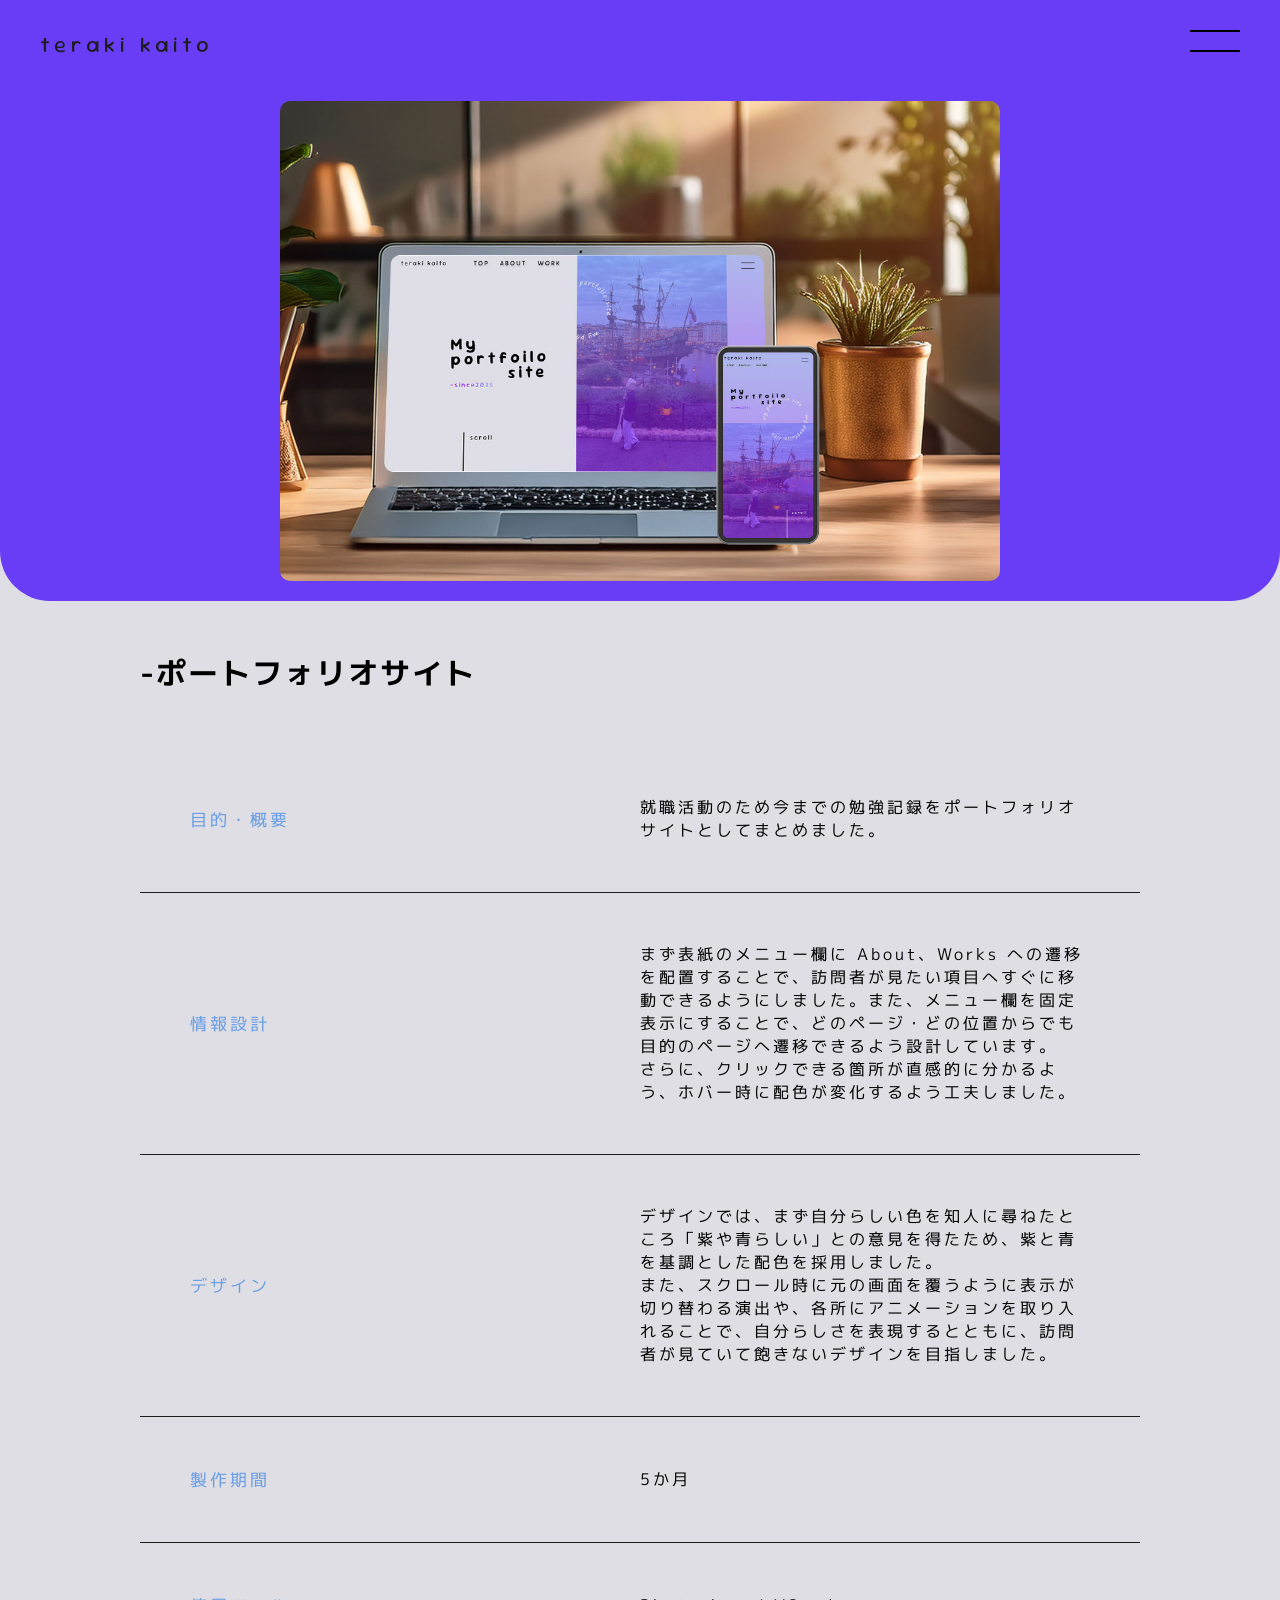
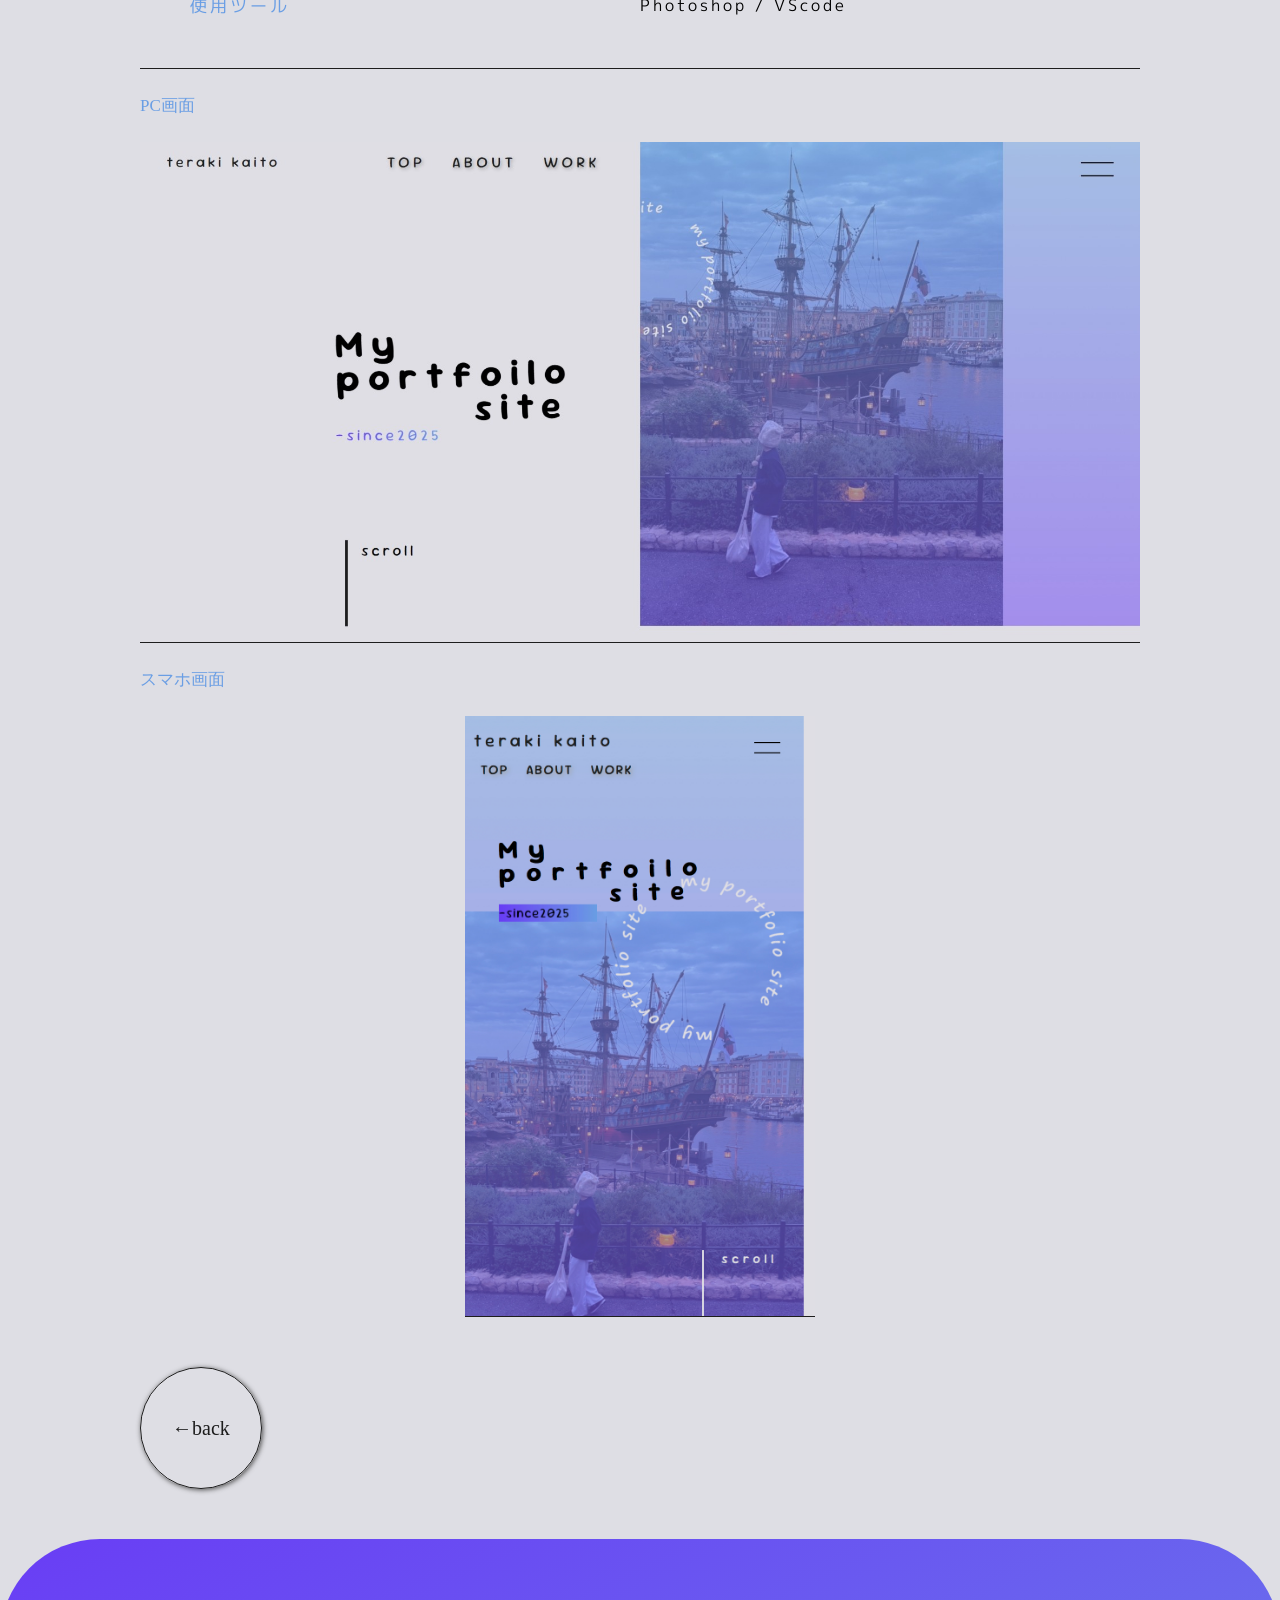
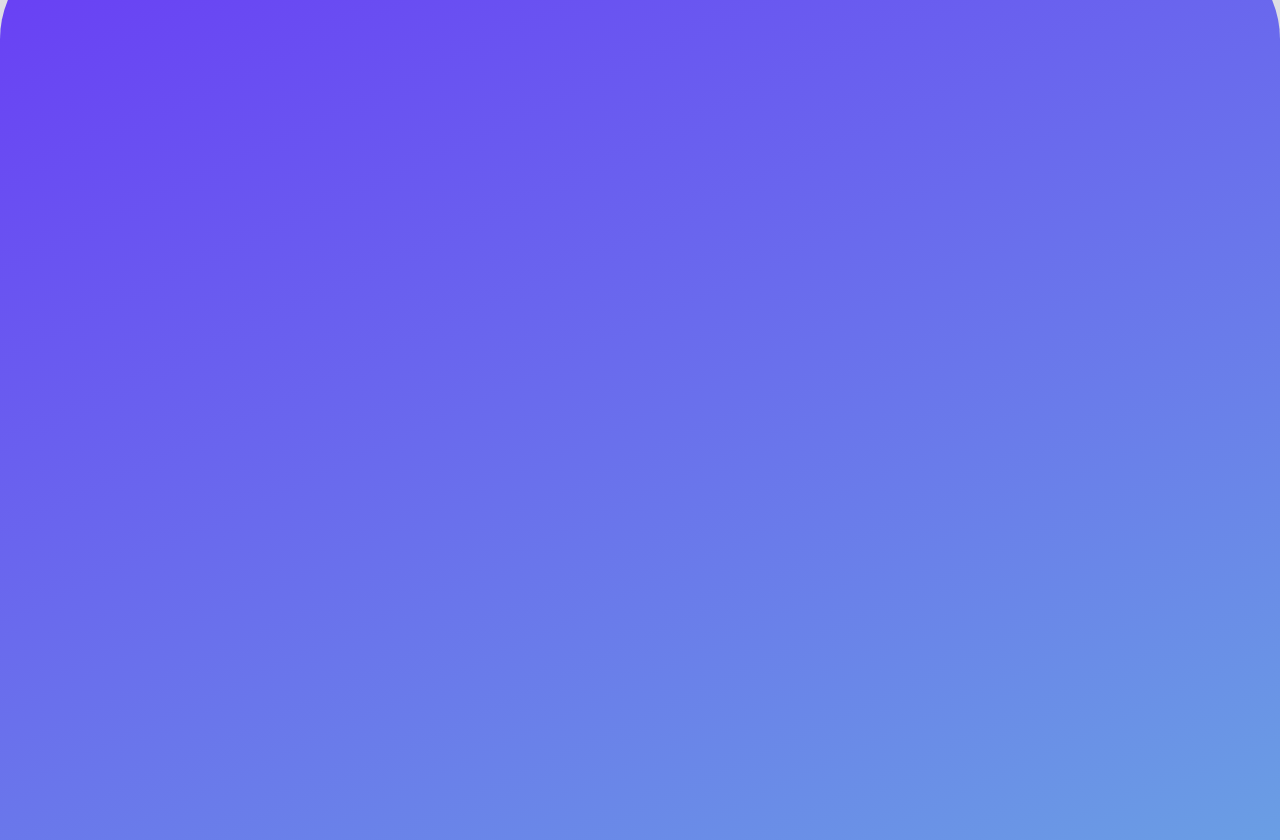
<file: work_portfolio/portfolio.html>
<!DOCTYPE html>
<html lang="ja">

<head>
    <meta charset="UTF-8">
    <meta name="viewport" content="width=device-width, initial-scale=1.0">
    <title>teraki kaito</title>
    <link rel="stylesheet" href="portfolio.css">
    <link rel="preconnect" href="https://fonts.googleapis.com">
    <link rel="preconnect" href="https://fonts.gstatic.com" crossorigin>
    <link
        href="https://fonts.googleapis.com/css2?family=M+PLUS+1p:wght@100;300;400;500;700;800;900&family=Sour+Gummy:ital,wght@0,100..900;1,100..900&display=swap"
        rel="stylesheet">
</head>

<body>

    <header>

        <a href="../index.html" class="eigo teraki">teraki kaito</a>

        <img id="menu_btn" src="menu.png" alt="">

        <div id="menu" class="eigo">
            <div>
                <a href="../index.html">top ↗</a><br>
                <a href="../about me/">about me ↗</a><br>
                <div href=""><s>work all ↗</s></div>
            </div>
        </div>

    </header>


    <main id="main">

        <div class="top">

            <img src="ポートフォリオ画像 .jpg" alt="">

        </div>

        <div class="center">

            <h2 class="nihongo">-ポートフォリオサイト</h2>

            <div class="center_box fadein">
                <p class="nihongo box_left">目的・概要</p>
                <p class="nihongo">就職活動のため今までの勉強記録をポートフォリオサイトとしてまとめました。</p>
            </div>

            <div class="center_box fadein">
                <p class="nihongo box_left">情報設計</p>
                <p class="nihongo">まず表紙のメニュー欄に About、Works
                    への遷移を配置することで、訪問者が見たい項目へすぐに移動できるようにしました。また、メニュー欄を固定表示にすることで、どのページ・どの位置からでも目的のページへ遷移できるよう設計しています。<br>さらに、クリックできる箇所が直感的に分かるよう、ホバー時に配色が変化するよう工夫しました。
                </p>
            </div>

            <div class="center_box fadein">
                <p class="nihongo box_left">デザイン</p>
                <p class="nihongo">
                    デザインでは、まず自分らしい色を知人に尋ねたところ「紫や青らしい」との意見を得たため、紫と青を基調とした配色を採用しました。<br>また、スクロール時に元の画面を覆うように表示が切り替わる演出や、各所にアニメーションを取り入れることで、自分らしさを表現するとともに、訪問者が見ていて飽きないデザインを目指しました。
                </p>
            </div>

            <div class="center_box fadein">
                <p class="nihongo box_left">製作期間</p>
                <p class="nihongo">5か月</p>
            </div>

            <div class="center_box fadein">
                <p class="nihongo box_left">使用ツール</p>
                <p class="nihongo">Photoshop / VScode</p>
            </div>

            <p class="text_frame fadein">PC画面</p>
            <div class="pc-frame">
                <img src="スクリーンショット,portfolio.jpeg" alt="縦長写真">
            </div>

            <p class="text_frame fadein">スマホ画面</p>
            <div class="sumaho-frame">
                <img src="スマホ画面スクショ.jpg" alt="縦長写真">
            </div>

            <a href="../index.html#work" class="back">←back</a>

        </div>

    </main>


    <footer>
        <div class="fadein">

                <div class="thank_box">
                    <p class="eigo thank">Thank you for</p>
                    <p class="eigo thank">viewing my work</p>
                    <p class="nihongo goran">ご覧いただきありがとうございます</p>
                </div>


                <ul class="footer_menu eigo">
                    <li>
                        <a href="#main">↑</a>
                    </li>
                </ul>


                <div class="mail">
                    <p class="eigo con">contact</p>
                    <p class="eigo mase" href="">masenkou58@icloud.com</p>
                </div>

                <div class="footer_line"></div>

                <p class="copyright eigo">© 2025 tera</p>

            </div>
    </footer>


    <script src="portfolio.js"></script>
</body>
</file>
<file: style.css>
.eigo {
    font-family: "Sour Gummy", sans-serif;
}

.nihongo {
    font-family: "M PLUS 1p", sans-serif;
}

a {
    text-decoration: none;
}

* {
    margin: 0;
    padding: 0;
    box-sizing: border- box;
}

body {
    background: #dedee4;
}

/* ヘッダー */

header {
    position: fixed;
    top: 0;
    z-index: 100;
    width: 100%;
}

.header_flex {
    display: flex;
    justify-content: space-between;
    align-items: center;
    padding: 15px 0;
    width: 50%;
    position: absolute;
    top: 0;
    left: 0;
    z-index: 100;
}

.teraki {
    font-size: 22px;
    color: #1d1d1d;
    margin-left: 40px;
    letter-spacing: 5px;
}

header nav {
    display: flex;
    justify-content: center;
    margin-right: 40px;
}

header ul {
    list-style: none;
    display: flex;
}

header ul li {
    position: relative;
    margin: 0 20px;
}


header ul li a {
    font-size: 23px;
    letter-spacing: 6px;
    color: #1d1d1d;
    text-shadow: #a3a2a2 2px 2px 5px;
    transition: 0.3s;
}

header ul li a:hover {
    color: #6a9ee4;
    text-shadow: none;
}


#menu_btn {
    position: absolute;
    top: 30px;
    right: 40px;
    width: 50px;
    height: auto;
    z-index: 100;
    cursor: pointer;
}

#menu {
    display: flex;
    justify-content: center;
    align-items: center;
    position: absolute;
    top: -500px;
    right: 0%;
    width: 300px;
    height: 350px;
    border-radius: 80px 0px 80px 80px;
    box-shadow: #6d6d6d 0 0 30px;
    background: #dedee4;
    transition: top 0.6s;
}

#menu.show {
    top: 0;
}

#menu a {
    display: block;
    color: #1d1d1d;
    margin: 10px;
    font-size: 30px;
}

/* メイン ビジュアル*/


#main {
    position: relative;
}


#vijual {
    position: relative;
    width: 100%;
    height: 100vh;
    display: flex;
    position: sticky;
    top: 0px;
}


.circle {
    width: 210px;
    height: auto;
    position: absolute;
    top: 13%;
    left: 44%;
    transform: translateX(-50%);
    z-index: 1;
    animation: circle 20s linear infinite;
    animation-delay: 1s;
}

@keyframes circle {
    0% {
        transform: rotate(0deg);
        opacity: 1;
    }

    100% {
        transform: rotate(360deg);
        opacity: 1;
    }
}

.vijual_left {
    width: 50%;
    position: relative;
}

.vijual_left_box {
    position: absolute;
    top: 50%;
    right: 100px;
    transform: translateY(-50%);
}


h1 {
    font-size: 57px;
    letter-spacing: 12px;
    transform: rotate(-2deg);
    line-height: 0.9;
}

.hight_show {
    display: inline-block;
    animation: slide_in_right 1.5s ease forwards;
    animation-delay: 1s;
    opacity: 0;
}

@keyframes slide_in_right {
    0% {
        transform: translateX(300px);
    }

    100% {
        opacity: 1;
    }
}

.jump span {
    display: inline-block;
    animation: jump 0.9s ease-in-out forwards;
}

@keyframes jump {
    0% {
        transform: translateY(0);
    }

    30% {
        transform: translateY(-55px);
    }

    60% {
        transform: translateY(5px);
    }

    100% {
        transform: translateY(0);
    }
}

.low_show {
    display: inline-block;
    animation: slide_in_left 1.5s ease forwards;
    animation-delay: 1s;
    opacity: 0;
}

@keyframes slide_in_left {
    0% {
        transform: translateX(-300px);
    }

    100% {
        opacity: 1;
    }
}

.since {
    background: linear-gradient(to right, #693df5, #6a9ee4);
    -webkit-background-clip: text;
    -webkit-text-fill-color: transparent;
    font-size: 23px;
    letter-spacing: 5px;
    width: 45%;
    animation: kaiten 2.5s ease-out forwards;
    animation-delay: 1s;
    opacity: 0;
}

@keyframes kaiten {
    0% {
        transform: rotate(0deg);
        opacity: 0;
    }

    85% {
        transform: rotate(1445deg);
    }

    100% {
        transform: rotate(1440deg);
        opacity: 1;
    }

}

.scroll {
    display: flex;
    justify-content: left;
    position: absolute;
    bottom: 0;
    left: 41%;
}

.scroll_line {
    width: 4px;
    height: 130px;
    background: #1d1d1d;
    margin-right: 20px;
    transform-origin: top;
    transform: scaleY(0);
    animation: bar 1.7s ease-in-out infinite;
}

@keyframes bar {
    0% {
        transform: scaleY(0);
        transform-origin: top;
    }

    40% {
        transform: scaleY(1);
        transform-origin: top;
    }

    60% {
        transform: scaleY(1);
        transform-origin: bottom;
    }

    100% {
        transform: scaleY(0);
        transform-origin: bottom;
    }
}

.scroll p {
    font-size: 23px;
    letter-spacing: 5px;
}


.gura {
    position: absolute;
    top: 0;
    left: 50%;
    width: 50%;
    height: 100%;
    opacity: 0;
    animation: show 3s ease forwards;
    animation-delay: 1s;
}

@keyframes show {
    100% {
        opacity: 1;
    }
}

.gura_gura {
    width: 100%;
    height: 100%;
    background: linear-gradient(to top, #693df5, #6a9ee4);
    opacity: 0.5;
}

.vijual_img {
    position: absolute;
    top: 0;
    left: 0;
    width: auto;
    max-height: 100%;
    z-index: -1;
}


/* アバウトミー */

#about_bottom {
    scroll-margin-top: -50vh;
    /* ヘッダーの高さに合わせて調整 */
}

#about {
    background: linear-gradient(155deg, #693df5, #6a9ee4);
    height: 100vh;
    width: 100%;
    border-radius: 100px 100px 0 0;
    padding-top: 1px;
    position: sticky;
    top: 0px;
    z-index: 1;
    margin-top: 50vh;
}


.fadein {
    opacity: 0;
    transform: translateY(60px);
    transition: all 1.2s ease-out;
}

.fadein.show {
    opacity: 1;
    transform: translateY(0);
}

#about h2 {
    font-size: 45px;
    color: #dedee4;
    text-align: center;
    margin-top: 60px;
}

.about_box {
    display: flex;
    justify-content: center;
    gap: 80px;
    margin-top: 75px;
}

.about_box img {
    width: 350px;
    height: auto;
    border-radius: 30px;
}

.about_p1 {
    color: #dedee4;
    font-size: 30px;
    font-weight: 700;
    margin-top: 23px;
}

.about_p2 {
    color: #dedee4;
    font-size: 23px;
    letter-spacing: 5px;
    margin-left: 200px;
}

.about_p3 {
    color: #dedee4;
    width: 80%;
    max-width: 700px;
    font-size: 15px;
    font-weight: 500;
    letter-spacing: 5px;
    margin: 120px auto 0 auto;
}

.about_more {
    display: flex;
    justify-content: center;
    align-items: center;
    background: #dedee4;
    width: 110px;
    height: 37px;
    margin: 150px 0 0 250px;
    border-radius: 18px;
    border: #1d1d1d solid 1px;
    box-shadow: #3c3c3c 0px 5px 7px;
    transition: box-shadow 0.8s;
}

.about_more:hover {
    box-shadow: none;
}

.about_more:hover div {
    animation: none;
}

.about_more div {
    font-size: 23px;
    font-weight: 500;
    color: #1d1d1d;
    transform: translateY(0) rotate(0deg);
    animation: puru 1.5s linear infinite;
}

@keyframes puru {
    0% {
        transform: translateY(0) rotate(0deg);
    }

    10% {
        transform: translateY(-8px) rotate(5deg);
    }

    20% {
        transform: translateY(-8px) rotate(0deg);
    }

    30% {
        transform: translateY(-8px) rotate(-5deg);
    }

    40% {
        transform: translateY(0) rotate(0deg);
    }

    45% {
        transform: translateY(0) rotate(1deg);
    }

    50% {
        transform: translateY(0) rotate(0deg);
    }

    100% {
        transform: translateY(0) rotate(0deg);
    }
}




/* ワーク */

#work_bottom {
    scroll-margin-top: -50vh;
    /* ヘッダーの高さに合わせて調整 */
}

#work {
    background: #dedee4;
    height: 210vh;
    border-radius: 100px 100px 0 0;
    position: sticky;
    top: -110vh;
    z-index: 2;
    padding-top: 1px;
    margin-top: 50vh;
}



#work h2 {
    font-size: 45px;
    color: #1d1d1d;
    text-align: center;
    margin-top: 60px;
}

.work_box {
    display: flex;
    justify-content: center;
    gap: 60px;
    margin: 60px auto 0;
    box-shadow: #707070 0 0 15px;
    border-radius: 50px;
    padding: 30px 0;
    width: 90%;
    max-width: 1200px;
    transition: 1s;
}

.work_box img {
    width: 40%;
    height: 300px;
    border-radius: 30px;
}

.work_text {
    width: 40%;
    color: #1d1d1d;
}

.work_text h3 {
    font-size: 23px;
    margin-top: 10px;
}

.work_text .text_p {
    font-size: 15px;
    font-weight: 500;
    letter-spacing: 5px;
    margin-top: 60px;
    word-wrap: break-word;
    /* 長い単語を折り返す */
    overflow-wrap: break-word;

}

.click {
    font-size: 30px;
    margin: 80px 0 0 150px;
    letter-spacing: 4px;
}

.work_box:hover {
    box-shadow: none;
    transform: scale(1.02);
    border-radius: 50px;
    border: 4px solid transparent;
    background:
        linear-gradient(#dedee4, #dedee4) padding-box,
        linear-gradient(155deg, #693df5, #6a9ee4) border-box;
    background-size: 100% 100%, 300% 300%;
    background-position: 0 0, 0 50%;
    animation: gura_border 3s linear infinite;
}

@keyframes gura_border {
    0% {
        background-position: 0 0, 0% 50%;
    }

    25% {
        background-position: 0 0, 50% 0%;
    }

    50% {
        background-position: 0 0, 100% 50%;
    }

    75% {
        background-position: 0 0, 50% 100%;
    }

    100% {
        background-position: 0 0, 0% 50%;
    }
}

.work_box:hover .click {
    animation: clickjump 1.5s ease-out infinite;
    transition: 0.5s;
    background: linear-gradient(to right, #693df5, #6a9ee4);
    -webkit-background-clip: text;
    -webkit-text-fill-color: transparent;
}



@keyframes clickjump {
    0% {
        transform: translateY(0) rotate(0deg);
    }

    20% {
        transform: translateY(-40px) rotate(15deg);
    }

    35% {
        transform: translateY(-35px) rotate(12deg);
    }

    50% {
        transform: translateY(-20px) rotate(-8deg);
    }

    65% {
        transform: translateY(-10px) rotate(6deg);
    }

    80% {
        transform: translateY(-5px) rotate(-3deg);
    }

    90% {
        transform: translateY(0) rotate(0deg);
    }

    100% {
        transform: translateY(0) rotate(0deg);
    }
}


.view {
    display: block;
    width: fit-content;
    font-size: 30px;
    font-weight: 500;
    color: #1d1d1d;
    letter-spacing: 3px;
    text-shadow: #949494 2px 5px 10px;
    margin: 75px auto 0 auto;
    transition: 0.5s;
}

.view:hover {
    text-shadow: none;
}


/* フッダー */

#footer {
    background: linear-gradient(155deg, #693df5, #6a9ee4);
    height: 100vh;
    border-radius: 100px 100px 0 0;
    position: sticky;
    top: 0px;
    z-index: 3;
    padding-top: 1px;
    margin-top: 50vh;
    text-align: center;
}

.thank_box {
    margin-top: 75px;
}

.thank {
    font-size: 45px;
    letter-spacing: 5px;
    font-weight: 500;
    color: #dedee4;
}

.goran {
    font-size: 20px;
    letter-spacing: 4px;
    color: #dedee4;
    margin-top: 15px;
}

.footer_menu {
    display: flex;
    justify-content: center;
    align-items: center;
    list-style: none;
}

.footer_menu li {
    width: 150px;
    height: 150px;
    border-radius: 50%;
    border: #dedee4 solid 2px;
    display: flex;
    justify-content: center;
    align-items: center;
    margin: 50px 20px;
    transition: 0.5s;
}

.footer_menu a {
    color: #dedee4;
    font-size: 23px;
    padding: 55px 50px;
    border-radius: 50%;
    transition: 0.5s;
}

.footer_menu li:hover {
    background: #dedee4;
}

.footer_menu li:hover a {
    color: #1d1d1d;
    font-size: 26px;
}

.mail {
    margin-top: 60px;
}

.mail .con {
    color: #dedee4;
    font-size: 23px;
    margin-bottom: 15px;
}


.mail .mase {
    display: inline-block;
    color: #dedee4;
    font-size: 40px;
    letter-spacing: 5px;
    border-bottom: 2px solid #dedee4;
    z-index: -1;
}


.footer_line {

    border-top: #dedee4 solid 1px;
    margin-top: 60px;
}

.copyright_p {
    color: #dedee4;
}




/* ==========================================
   スマホ用デザイン（768px以下）
========================================== */
@media screen and (max-width: 768px) {

    /* ==== ヘッダー ==== */



    .header_flex {
        display: block;
        position: relative;
    }

    .teraki {
        font-size: 20px;
        color: #1d1d1d;
        margin-left: 10px;
        letter-spacing: 5px;
    }

    header ul li {
        margin: 0 0px;
    }

    header ul {
        gap: 20px;
        margin-top: 10px;
        margin-left: 50px;
    }


    header ul li a {
        font-size: 15px;
        letter-spacing: 2px;
        color: #1d1d1d;
        text-shadow: #a3a2a2 2px 2px 5px;
        transition: 0.3s;
    }

    #menu_btn {
        position: absolute;
        top: 30px;
        width: 30px;
    }

    #menu {
        top: -400px;
        width: 200px;
        height: 300px;
        border-radius: 70px 0px 70px 70px;
    }


    #menu a {
        font-size: 20px;
    }




    #vijual {
        position: sticky;
        top: 0px;
    }

    .circle {
        width: 200px;
        top: 25%;
        left: auto;
        right: 5%;
    }


    .vijual_left {
        width: 100%;
        position: relative;
        z-index: 5;
    }

    .vijual_left_box {
        top: 25%;
        left: 10%;
        /* background: #dedee4;
    padding: 5px;
    border-radius: 30px; */
    }


    h1 {
        font-size: 30px;
    }

    .since {
        font-size: 15px;
        letter-spacing: 1px;
    }

    .scroll {
        position: absolute;
        bottom: 0;
        left: 70%;
    }

    .scroll_line {
        width: 2px;
        height: 130px;
        background: #dedee4;
    }

    .scroll p {
        font-size: 15px;
        letter-spacing: 5px;
        color: #dedee4;
    }

    .gura {
        position: absolute;
        top: 0;
        left: 0%;
        width: 100%;
        height: 100%;
    }

    .vijual_img {
        top: auto;
        bottom: 0%;
        width: 100%;
        height: auto;
        z-index: -1;
    }







    #about {
        border-radius: 50px 50px 0 0;
        padding-top: 1px;
        height: 105vh;
        top: -5vh;
    }

    #about {
        scroll-margin-top: 0vh;
        /* ヘッダーの高さに合わせて調整 */
    }


    #about h2 {
        font-size: 30px;
    }

    .about_box {
        display: block;
        margin-top: 50px;
    }

    .about_box img {
        display: block;
        width: 350px;
        height: 300px;
        object-fit: cover;
        border-radius: 20px;
        margin: 0 auto;
    }

    .about_p1 {
        font-size: 20px;
        margin-top: 30px;
        margin-left: 20%;
    }

    .about_p2 {
        font-size: 15px;
        letter-spacing: 3px;
        margin-left: 50%;
    }

    .about_p3 {
        text-align: center;
        font-size: 10px;
        letter-spacing: 4px;
        margin-top: 70px;
    }

    .about_more {
        width: 100px;
        height: 30px;
        margin: 50px 0 0 200px;
    }


    .about_more div {
        font-size: 17px;
        font-weight: 500;
    }






    #work {
        border-radius: 50px 50px 0 0;
        position: sticky;
        top: -250vh;
        height: 350vh;
    }


    #work h2 {
        font-size: 30px;
    }

    .work_box {
        flex-direction: column;
        gap: 20px;
        border-radius: 30px;
        padding: 30px 0px;
    }

    .work_box img {
        width: 300px;
        height: 300px;
        object-fit: cover;
        border-radius: 20px;
        margin: 0 auto;
    }

    .work_text {
        width: 300px;
        margin: 0 auto;
    }

    .work_text h3 {
        font-size: 20px;
    }

    .work_text .text_p {
        font-size: 15px;
        font-weight: 300;
        letter-spacing: 2px;
        margin-top: 50px;
    }

    .click {
        font-size: 20px;
        margin: 50px 0 0 150px;
        letter-spacing: 3px;
    }


    .view {
        font-size: 20px;
        margin: 80px auto 0 auto;
    }





    #footer {
        border-radius: 50px 50px 0 0;
    }

    .thank_box {
        margin-top: 200px;
    }

    .thank {
        font-size: 25px;
        letter-spacing: 3px;
    }

    .goran {
        font-size: 15px;
        letter-spacing: 2px;
        margin-top: 15px;
    }


    .footer_menu li {
        width: 100px;
        height: 100px;
        border: #dedee4 solid 1.5px;
        display: flex;
        margin: 50px 10px;
    }

    .footer_menu li:hover a {
        font-size: 21px;
    }

    .footer_menu a {
        font-size: 20px;
    }


    .mail {
        margin-top: 100px;
    }

    .mail .con {
        color: #dedee4;
        font-size: 20px;
        margin-bottom: 20px;
    }

    .mail .mase {
        color: #dedee4;
        font-size: 20px;
        letter-spacing: 3px;
        border-bottom: 2px solid #dedee4;
    }

    .footer_line {
        margin-top: 120px;
    }




}
</file>
<file: about me/style.css>
.eigo {
    font-family: "Sour Gummy", sans-serif;
}

.nihongo {
    font-family: "M PLUS 1p", sans-serif;
}

a {
    text-decoration: none;
}

* {
    margin: 0;
    padding: 0;
    box-sizing: border- box;
}

body {
    background: #dedee4;
}

.fadein {
    opacity: 0;
    transform: translateY(60px);
    transition: all 1.2s ease-out;
}

.fadein.show {
    opacity: 1;
    transform: translateY(0);
}

/* ヘッダー */


.teraki {
    position: absolute;
    top: 30px;
    left: 40px;
    font-size: 22px;
    color: #1d1d1d;
    letter-spacing: 5px;
    z-index: 5;
}

.teraki {
    position: fixed;
}

#menu_btn {
    position: absolute;
    top: 30px;
    right: 40px;
    width: 50px;
    height: auto;
    z-index: 101;
    cursor: pointer;
}

#menu_btn {
    position: fixed;
}

#menu {
    display: flex;
    justify-content: center;
    align-items: center;
    position: absolute;
    top: -500px;
    right: 0%;
    width: 300px;
    height: 350px;
    border-radius: 80px 0px 80px 80px;
    box-shadow: #6d6d6d 0 0 30px;
    background: #dedee4;
    transition: top 0.6s;
    z-index: 100;
}

#menu {
    position: fixed;
}

#menu.show {
    top: 0;
}

#menu a {
    display: block;
    color: #1d1d1d;
    margin: 10px;
    font-size: 30px;
}




/* メイン */

#about {
    margin: 0 auto;
    background: #693df5;
    width: 100%;
    max-width: 1200px;
    height: 350vh;
    border-radius: 80px;
    padding: 1px;
    position: sticky;
    top: -250vh;
}

#about {
    scroll-margin-top: 300vh;
    /* ヘッダーの高さに合わせて調整 */
}

h1 {
    color: #ebebeb;
    text-align: center;
    margin-top: 200px;
    font-size: 50px;
    letter-spacing: 4px;
}

.scroll {
    display: flex;
    justify-content: center;
    margin-top: 300px;
}

.scroll_line {
    width: 4px;
    height: 130px;
    background: #ebebeb;
    margin-right: 20px;
    transform-origin: top;
    transform: scaleY(0);
    animation: bar 1.7s ease-in-out infinite;
}

@keyframes bar {
    0% {
        transform: scaleY(0);
        transform-origin: top;
    }

    40% {
        transform: scaleY(1);
        transform-origin: top;
    }

    60% {
        transform: scaleY(1);
        transform-origin: bottom;
    }

    100% {
        transform: scaleY(0);
        transform-origin: bottom;
    }
}

.scroll p {
    font-size: 20px;
    letter-spacing: 5px;
    color: #ebebeb;
}


/* プロフィール */

.about_profile {
    display: flex;
    justify-content: center;
    align-items: center;
    gap: 10px;
    position: relative;
    margin: 0 auto;
    width: 90%;
    height: 500px;
    background: #ebebeb;
    border-radius: 55px;
    border: solid 6px #b39dfd;
    margin-top: 75px;
}


.about_profile h2 {
    position: absolute;
    top: 7px;
    left: 40px;
    font-size: 55px;
    letter-spacing: 12px;
    color: #693df5;
    opacity: 0.2;
}

.about_profile h3 {
    font-size: 35px;
    letter-spacing: 4px;
}

.about_profile p {
    font-size: 15px;
    letter-spacing: 3px;
    width: 550px;
    margin-top: 40px;
}

.about_profile img {
    width: 350px;
    border-radius: 50px;
}


/* スキル */

.about_skill {
    display: flex;
    justify-content: center;
    align-items: center;
    gap: 130px;
    position: relative;
    margin: 0 auto;
    width: 90%;
    height: 260px;
    background: #ebebeb;
    border-radius: 55px;
    border: solid 6px #b39dfd;
    margin-top: 120px;
}

.about_skill h2 {
    position: absolute;
    top: 0px;
    right: 40px;
    font-size: 55px;
    letter-spacing: 12px;
    color: #693df5;
    opacity: 0.2;
}

.about_skill li {
    font-size: 25px;
    font-weight: 500;
    margin-top: 22px;
    letter-spacing: 4px;
}

.skillbox {
    display: flex;
    justify-content: center;
    align-items: center;
    width: 450px;
    height: 150px;
    background: #d9d1f7;
    border-radius: 40px;
    border: #9680dd solid 6px;
    margin-top: 30px
}

.skillbox p {
    font-size: 22px;
    letter-spacing: 5px;
    margin-top: px;
}

/* 強味 */

.about_str {
    display: flex;
    justify-content: center;
    gap: 75px;
    position: relative;
    margin: 0 auto;
    width: 90%;
    height: 350px;
    background: #ebebeb;
    border-radius: 55px;
    border: solid 6px #b39dfd;
    margin-top: 120px;
}

.about_str h2 {
    position: absolute;
    top: 0px;
    left: 35px;
    font-size: 55px;
    letter-spacing: 12px;
    color: #693df5;
    opacity: 0.2;
}

.str_box {
    margin-top: 75px;
    width: 260px;
    height: auto;
    text-align: center;
}

.str_box h3 {
    font-size: 37px;
    letter-spacing: 4px;
    border-bottom: #693df5 solid 2px;
}

.str_box p {
    font-size: 15px;
    letter-spacing: 4px;
    margin-top: 32px;
}


/* フォト */

#photo {
    background: #ebebeb;
    border-radius: 100px 100px 0 0;
    box-shadow: #979696 0 -1px 10px;
    height: 100vh;
    z-index: 1;
    position: sticky;
    top: 0;
    padding-top: 1px;
}

#photo {
    scroll-margin-top: 100vh;
    /* ヘッダーの高さに合わせて調整 */
}

#photo h2 {
    text-align: center;
    font-size: 30px;
    letter-spacing: 5px;
    width: 60%;
    margin: 40px auto;
    background: linear-gradient(to right, #693df5, #6a9ee4);
    -webkit-background-clip: text;
    -webkit-text-fill-color: transparent;
}

#photo h2 span {
    font-size: 45px;
}

#photo div {
    display: flex;
    justify-content: center;
    gap: 75px;
    margin-top: 60px;
    overflow: hidden;
}

#photo div img {
    width: 220px;
    height: 220px;
    border-radius: 35px;
    background: #6d6d6d;
    object-fit: cover;
}

/* フッダー */

#footer {
    background: linear-gradient(155deg, #693df5, #6a9ee4);
    height: 100vh;
    border-radius: 100px 100px 0 0;
    position: sticky;
    top: 0px;
    z-index: 3;
    padding-top: 1px;
    margin-top: 50vh;
    text-align: center;
}

.thank_box {
    margin-top: 75px;
}

.thank {
    font-size: 45px;
    letter-spacing: 5px;
    font-weight: 500;
    color: #dedee4;
}

.goran {
    font-size: 20px;
    letter-spacing: 4px;
    color: #dedee4;
    margin-top: 15px;
}

.footer_menu {
    display: flex;
    justify-content: center;
    align-items: center;
    list-style: none;
}

.footer_menu li {
    width: 150px;
    height: 150px;
    border-radius: 50%;
    border: #dedee4 solid 2px;
    display: flex;
    justify-content: center;
    align-items: center;
    margin: 50px 20px;
    transition: 0.5s;
}

.footer_menu a {
    color: #dedee4;
    font-size: 23px;
    padding: 55px 50px;
    border-radius: 50%;
    transition: 0.5s;
}

.footer_menu li:hover {
    background: #dedee4;
}

.footer_menu li:hover a {
    color: #1d1d1d;
    font-size: 26px;
}

.mail {
    margin-top: 60px;
}

.mail .con{
    color: #dedee4;
    font-size:23px;
    margin-bottom: 15px;
}


.mail .mase{
    display: inline-block;
    color:#dedee4;
    font-size: 40px;
    letter-spacing: 5px;
    border-bottom: 2px solid #dedee4;
    z-index: -1;
}


.footer_line {

    border-top: #dedee4 solid 1px;
    margin-top: 60px;
}

.copyright {
    color: #dedee4;

}



@media screen and (max-width: 768px) {

    .teraki {
        top: 10px;
        left: 10px;
        font-size: 20px;
    }


    #menu_btn {
        top: 20px;
        right: 00px;
        width: 30px;
    }


    #menu {
        top: -400px;
        width: 200px;
        height: 300px;
        border-radius: 70px 0px 70px 70px;
    }

    #menu {
        position: fixed;
    }


    #menu a {
        font-size: 20px;
    }




    /* メイン */

    #about {
        width: 100%;
        max-width: 1200px;
        height: 350vh;
        border-radius: 50px;
        top: -250vh;
    }

    #about {
        scroll-margin-top: 300vh;
        /* ヘッダーの高さに合わせて調整 */
    }

    h1 {
        margin-top: 100px;
        font-size: 25px;
        letter-spacing: 3px;
    }

    .scroll {
        margin-top: 500px;
    }

    .scroll_line {
        width: 2px;
        height: 100px;
    }


    .scroll p {
        font-size: 15px;
        letter-spacing: 4px;
    }


    /* プロフィール */

    .about_profile {
        display: block;
        height: 580px;
        border-radius: 30px;
        border: solid 4px #b39dfd;
        margin-top: 50px;
    }


    .about_profile h2 {
        top: 0px;
        left: 5px;
        font-size: 30px;
        letter-spacing: 7px;
    }

    .about_profile h3 {
        font-size: 22px;
        letter-spacing: 3px;
        margin: 40px 0 0 20px;
    }

    .about_profile p {
        font-size: 10px;
        letter-spacing: 1px;
        margin: 20px auto 0 auto;
        width: 320px;
    }

    .about_profile img {
        display: block;
        width: 95%;
        height: 250px;
        object-fit: cover;
        border-radius: 30px;
        margin: 20px auto;
    }


    /* スキル */

    .about_skill {
        display: block;
        height: 350px;
        border-radius: 30px;
        border: solid 4px #b39dfd;
        margin-top: 50px;
        padding-top: 20px;
    }

    .about_skill h2 {
        top: 0px;
        right: 5px;
        font-size: 30px;
        letter-spacing: 7px;
    }


    .about_skill li {
        font-size: 20px;
        font-weight: 500;
        margin: 20px auto 0 auto;
        letter-spacing: 4px;
        width: 200px;
    }

    .skillbox {
        width: 320px;
        height: 120px;
        border-radius: 20px;
        border: #9680dd solid 4px;
        margin: 30px auto 0 auto;
    }

    .skillbox p {
        font-size: 18px;
        letter-spacing: 4px;
    }

    /* 強味 */

    .about_str {
        display: block;
        width: 90%;
        height: 650px;
        border-radius: 30px;
        border: solid 4px #b39dfd;
        margin-top: 50px;
    }

    .about_str h2 {
        position: absolute;
        top: 0px;
        left: 5px;
        font-size: 30px;
        letter-spacing: 4px;
    }

    .str_box {
        width: 260px;
        margin: 40px auto 0 auto;
    }

    .str_box h3 {
        font-size: 30px;
    }

    .str_box p {
        font-size: 13px;
        letter-spacing: 3px;
        margin-top: 20px;
    }


    /* フォト */

    #photo {
        border-radius: 50px 50px 0 0;
        box-shadow: #979696 0 -1px 10px;
        height: 100vh;
    }

    #photo {
        scroll-margin-top: 100vh;
        /* ヘッダーの高さに合わせて調整 */
    }

    #photo h2 {
        font-size: 20px;
        letter-spacing: 3px;
        width: 60%;
        margin: 40px auto;
    }

    #photo h2 span {
        font-size: 30px;
    }

    #photo div {
        display: flex;
        justify-content: flex-start;
        overflow-x: scroll;
        gap: 16px;
        scroll-snap-type: x mandatory;
    }

    #photo div img {
        width: 200px;
        height: 200px;
        border-radius: 20px;
        scroll-snap-align: start;
        flex-shrink: 0;
        object-fit: cover;
    }


    #footer {
        border-radius: 50px 50px 0 0;
    }

    .thank_box {
        margin-top: 200px;
    }

    .thank {
        font-size: 25px;
        letter-spacing: 3px;
    }

    .goran {
        font-size: 15px;
        letter-spacing: 2px;
        margin-top: 15px;
    }


    .footer_menu li {
        width: 100px;
        height: 100px;
        border: #dedee4 solid 1.5px;
        display: flex;
        margin: 50px 10px;
    }

    .footer_menu li:hover a {
        font-size: 21px;
    }

    .footer_menu a {
        font-size: 20px;
    }


    .mail {
        margin-top: 100px;
    }

    .mail .con {
        color: #dedee4;
        font-size: 20px;
        margin-bottom: 20px;
    }

    .mail .mase{
        color: #dedee4;
        font-size: 20px;
        letter-spacing: 3px;
        border-bottom: 2px solid #dedee4;
    }

    .footer_line {
        margin-top: 120px;
    }


}
</file>
<file: work_AI/AI.css>
.eigo {
    font-family: "Sour Gummy", sans-serif;
}

.nihongo {
    font-family: "M PLUS 1p", sans-serif;
}

a {
    text-decoration: none;
}

* {
    margin: 0;
    padding: 0;
    box-sizing: border- box;
}

body {
    background: #dedee4;
}

.fadein {
    opacity: 0;
    transform: translateY(60px);
    transition: all 1.2s ease-out;
}

.fadein.show {
    opacity: 1;
    transform: translateY(0);
}


/* ヘッダー */


.teraki {
    position: absolute;
    top: 30px;
    left: 40px;
    font-size: 22px;
    color: #1d1d1d;
    letter-spacing: 5px;
    z-index: 5;
}

.teraki {
    position: fixed;
}

#menu_btn {
    position: absolute;
    top: 30px;
    right: 40px;
    width: 50px;
    height: auto;
    z-index: 101;
    cursor: pointer;
}

#menu_btn {
    position: fixed;
}

#menu {
    display: flex;
    justify-content: center;
    align-items: center;
    position: absolute;
    top: -500px;
    right: 0%;
    width: 300px;
    height: 350px;
    border-radius: 80px 0px 80px 80px;
    box-shadow: #6d6d6d 0 0 30px;
    background: #dedee4;
    transition: top 0.6s;
    z-index: 100;
}

#menu {
    position: fixed;
}

#menu.show {
    top: 0;
}

#menu a {
    display: block;
    color: #1d1d1d;
    margin: 10px;
    font-size: 30px;
}


/* main */

.top {
    background: #693df5;
    height: 600px;
    border-radius: 0 0 50px 50px;
    padding-top: 1px;
}

.top img {
    display: block;
    margin: 100px auto;
    width: 720px;
    height: 480px;
    border-radius: 10px;
}

.center {
    width: 1000px;
    margin: 0 auto;
}

h2 {
    font-size: 30px;
    letter-spacing: 2px;
    margin: 50px 0;
}

.center_box {
    display: flex;
    justify-content: center;
    align-items: center;
    padding: 50px;
    border-bottom: #1d1d1d solid 1px;
}

.center_box p {
    width: 500px;
    letter-spacing: 3px;
}

.box_left {
    color: #6a9ee4;
    font-size: 17px;
}

.text_frame {
    font-size: 17px;
    color: #6a9ee4;
    margin: 25px 0;
}

.site{
    font-size: 17px;
    margin: 0 auto 40px auto;
    display: block;
    width: 300px;
}

.pc-frame {
    width: 600px;
    /* 表示したい枠の幅 */
    height: 500px;
    /* 固定する高さ */
    overflow-y: auto;
    /* 縦方向だけスクロール */
    overflow-x: hidden;
    border-bottom: #1d1d1d solid 1px;
    margin: 0 auto;
}

/* 写真は縦に長いまま */
.pc-frame img {
    width: 100%;
    height: auto;
    display: block;
}

.sumaho-frame {
    width: 350px;
    /* 表示したい枠の幅 */
    height: 600px;
    /* 固定する高さ */
    overflow-y: auto;
    /* 縦方向だけスクロール */
    overflow-x: hidden;
    border-bottom: #1d1d1d solid 1px;
    margin: 0 auto;
}

/* 写真は縦に長いまま */
.sumaho-frame img {
    width: 100%;
    height: auto;
    display: block;
}

.back {
    color: #1c1c1c;
    font-size: 20px;
    width: 120px;
    height: 120px;
    border-radius: 50%;
    border: #1c1c1c solid 1px;
    box-shadow: #4f4f4f 1px 1px 5px;
    margin-top: 50px;
    display: flex;
    justify-content: center;
    align-items: center;
    transition: 0.5s;
}

.back:hover {
    box-shadow: none;
    background: #6a9ee4;
    font-size: 22px;
}



/* フッダー */

footer {
    background: linear-gradient(155deg, #693df5, #6a9ee4);
    height: 100vh;
    border-radius: 100px 100px 0 0;
    position: sticky;
    top: 0px;
    z-index: 3;
    padding-top: 1px;
    margin-top: 50px;
    text-align: center;
}

.thank_box {
    margin-top: 75px;
}

.thank {
    font-size: 45px;
    letter-spacing: 5px;
    font-weight: 500;
    color: #dedee4;
}

.goran {
    font-size: 20px;
    letter-spacing: 4px;
    color: #dedee4;
    margin-top: 15px;
}

.footer_menu {
    display: flex;
    justify-content: center;
    align-items: center;
    list-style: none;
}

.footer_menu li {
    width: 150px;
    height: 150px;
    border-radius: 50%;
    border: #dedee4 solid 2px;
    display: flex;
    justify-content: center;
    align-items: center;
    margin: 50px 20px;
    transition: 0.5s;
}

.footer_menu a {
    color: #dedee4;
    font-size: 23px;
    padding: 55px 50px;
    border-radius: 50%;
    transition: 0.5s;
}

.footer_menu li:hover {
    background: #dedee4;
}

.footer_menu li:hover a {
    color: #1d1d1d;
    font-size: 26px;
}

.mail {
    margin-top: 60px;
}

.mail .con{
    color: #dedee4;
    font-size:23px;
    margin-bottom: 15px;
}


.mail .mase{
    display: inline-block;
    color:#dedee4;
    font-size: 40px;
    letter-spacing: 5px;
    border-bottom: 2px solid #dedee4;
    z-index: -1;
}


.footer_line {

    border-top: #dedee4 solid 1px;
    margin-top: 60px;
}

.copyright {
    color: #dedee4;
}




@media screen and (max-width: 768px) {

    .teraki {
        top: 10px;
        left: 10px;
        font-size: 20px;
    }


    #menu_btn {
        top: 20px;
        right: 00px;
        width: 30px;
    }


    #menu {
        top: -400px;
        width: 200px;
        height: 300px;
        border-radius: 70px 0px 70px 70px;
    }

    #menu {
        position: fixed;
    }


    #menu a {
        font-size: 20px;
    }

    /* main */

    .top {
        height: 400px;
        border-radius: 0 0 20px 20px;
    }

    .top img {
        width: 360px;
        height: 240px;
        border-radius: 10px;
    }

    .center {
        width: 350px;
    }

    h2 {
        font-size: 20px;
        margin: 30px 0;
    }

    .center_box {
        display: block;
        padding: 50px 0;
    }

    .center_box p {
        width: 100%;
        letter-spacing: 1px;
    }

    .box_left {
        font-size: 17px;
        margin-bottom: 15px;
    }

    .text_frame {
        font-size: 17px;
        color: #6a9ee4;
        margin: 25px 0;
    }

    .pc-frame {
        width: 350px;
    }


    .sumaho-frame {
        width: 350px;
    }


    .back {
        font-size: 15px;
        width: 100px;
        height: 100px;
    }

    .back:hover {
        font-size: 17px;
    }


    footer {
        border-radius: 50px 50px 0 0;
    }

    .thank_box {
        margin-top: 200px;
    }

    .thank {
        font-size: 25px;
        letter-spacing: 3px;
    }

    .goran {
        font-size: 15px;
        letter-spacing: 2px;
        margin-top: 15px;
    }


    .footer_menu li {
        width: 100px;
        height: 100px;
        border: #dedee4 solid 1.5px;
        display: flex;
        margin: 50px 10px;
    }

    .footer_menu li:hover a {
        font-size: 21px;
    }

    .footer_menu a {
        font-size: 20px;
    }


    .mail {
        margin-top: 100px;
    }

    .mail .con {
        color: #dedee4;
        font-size: 20px;
        margin-bottom: 20px;
    }

    .mail .mase{
        color: #dedee4;
        font-size: 20px;
        letter-spacing: 3px;
        border-bottom: 2px solid #dedee4;
    }

    .footer_line {
        margin-top: 120px;
    }


}
</file>
<file: work_bana/bana.css>
.eigo {
    font-family: "Sour Gummy", sans-serif;
}

.nihongo {
    font-family: "M PLUS 1p", sans-serif;
}

a {
    text-decoration: none;
}

* {
    margin: 0;
    padding: 0;
    box-sizing: border- box;
}

body {
    background: #dedee4;
}

.fadein {
    opacity: 0;
    transform: translateY(60px);
    transition: all 1.2s ease-out;
}

.fadein.show {
    opacity: 1;
    transform: translateY(0);
}


/* ヘッダー */


.teraki {
    position: absolute;
    top: 30px;
    left: 40px;
    font-size: 22px;
    color: #1d1d1d;
    letter-spacing: 5px;
    z-index: 5;
}

.teraki {
    position: fixed;
}

#menu_btn {
    position: absolute;
    top: 30px;
    right: 40px;
    width: 50px;
    height: auto;
    z-index: 101;
    cursor: pointer;
}

#menu_btn {
    position: fixed;
}

#menu {
    display: flex;
    justify-content: center;
    align-items: center;
    position: absolute;
    top: -500px;
    right: 0%;
    width: 300px;
    height: 350px;
    border-radius: 80px 0px 80px 80px;
    box-shadow: #6d6d6d 0 0 30px;
    background: #dedee4;
    transition: top 0.6s;
    z-index: 100;
}

#menu {
    position: fixed;
}

#menu.show {
    top: 0;
}

#menu a {
    display: block;
    color: #1d1d1d;
    margin: 10px;
    font-size: 30px;
}


/* main */

.box{
    margin-bottom: 100px;
}

.top {
    background: #693df5;
    height: 600px;
    border-radius: 0 0 50px 50px;
    padding-top: 1px;
}

.top img {
    display: block;
    margin: 100px auto;
    width: 450px;
    height: 450px;
    border-radius: 10px;
}

.center {
    width: 1000px;
    margin: 0 auto;
}

h2 {
    font-size: 30px;
    letter-spacing: 2px;
    margin: 50px 0;
}

.center_box {
    display: flex;
    justify-content: center;
    align-items: center;
    padding: 50px;
    border-bottom: #1d1d1d solid 1px;
}

.center_box p {
    width: 500px;
    letter-spacing: 3px;
}

.box_left {
    color: #6a9ee4;
    font-size: 17px;
}

.text_frame {
    font-size: 17px;
    color: #6a9ee4;
    margin: 25px 0;
}


.back {
    color: #1c1c1c;
    font-size: 20px;
    width: 120px;
    height: 120px;
    border-radius: 50%;
    border: #1c1c1c solid 1px;
    box-shadow: #4f4f4f 1px 1px 5px;
    margin-top: 50px;
    display: flex;
    justify-content: center;
    align-items: center;
    transition: 0.5s;
}

.back:hover {
    box-shadow: none;
    background: #6a9ee4;
    font-size: 22px;
}



/* フッダー */

footer {
    background: linear-gradient(155deg, #693df5, #6a9ee4);
    height: 100vh;
    border-radius: 100px 100px 0 0;
    position: sticky;
    top: 0px;
    z-index: 3;
    padding-top: 1px;
    margin-top: 50px;
    text-align: center;
}

.thank_box {
    margin-top: 75px;
}

.thank {
    font-size: 45px;
    letter-spacing: 5px;
    font-weight: 500;
    color: #dedee4;
}

.goran {
    font-size: 20px;
    letter-spacing: 4px;
    color: #dedee4;
    margin-top: 15px;
}

.footer_menu {
    display: flex;
    justify-content: center;
    align-items: center;
    list-style: none;
}

.footer_menu li {
    width: 150px;
    height: 150px;
    border-radius: 50%;
    border: #dedee4 solid 2px;
    display: flex;
    justify-content: center;
    align-items: center;
    margin: 50px 20px;
    transition: 0.5s;
}

.footer_menu a {
    color: #dedee4;
    font-size: 23px;
    padding: 55px 50px;
    border-radius: 50%;
    transition: 0.5s;
}

.footer_menu li:hover {
    background: #dedee4;
}

.footer_menu li:hover a {
    color: #1d1d1d;
    font-size: 26px;
}

.mail {
    margin-top: 60px;
}

.mail .con{
    color: #dedee4;
    font-size:23px;
    margin-bottom: 15px;
}


.mail .mase{
    display: inline-block;
    color:#dedee4;
    font-size: 40px;
    letter-spacing: 5px;
    border-bottom: 2px solid #dedee4;
    z-index: -1;
}


.footer_line {

    border-top: #dedee4 solid 1px;
    margin-top: 60px;
}

.copyright {
    color: #dedee4;
}




@media screen and (max-width: 768px) {

    .teraki {
        top: 10px;
        left: 10px;
        font-size: 20px;
    }


    #menu_btn {
        top: 20px;
        right: 00px;
        width: 30px;
    }


    #menu {
        top: -400px;
        width: 200px;
        height: 300px;
        border-radius: 70px 0px 70px 70px;
    }

    #menu {
        position: fixed;
    }


    #menu a {
        font-size: 20px;
    }

    /* main */

    .top {
        height: 400px;
        border-radius: 0 0 20px 20px;
    }

    .top img {
        width: 250px;
        height: 250px;
        border-radius: 10px;
    }

    .center {
        width: 350px;
    }

    h2 {
        font-size: 20px;
        margin: 30px 0;
    }

    .center_box {
        display: block;
        padding: 50px 0;
    }

    .center_box p {
        width: 100%;
        letter-spacing: 1px;
    }

    .box_left {
        font-size: 17px;
        margin-bottom: 15px;
    }

    .text_frame {
        font-size: 17px;
        color: #6a9ee4;
        margin: 25px 0;
    }


    .back {
        font-size: 15px;
        width: 100px;
        height: 100px;
    }

    .back:hover {
        font-size: 17px;
    }


    footer {
        border-radius: 50px 50px 0 0;
    }

    .thank_box {
        margin-top: 200px;
    }

    .thank {
        font-size: 25px;
        letter-spacing: 3px;
    }

    .goran {
        font-size: 15px;
        letter-spacing: 2px;
        margin-top: 15px;
    }


    .footer_menu li {
        width: 100px;
        height: 100px;
        border: #dedee4 solid 1.5px;
        display: flex;
        margin: 50px 10px;
    }

    .footer_menu li:hover a {
        font-size: 21px;
    }

    .footer_menu a {
        font-size: 20px;
    }


    .mail {
        margin-top: 100px;
    }

    .mail .con {
        color: #dedee4;
        font-size: 20px;
        margin-bottom: 20px;
    }

    .mail .mase{
        color: #dedee4;
        font-size: 20px;
        letter-spacing: 3px;
        border-bottom: 2px solid #dedee4;
    }

    .footer_line {
        margin-top: 120px;
    }


}
</file>
<file: work_portfolio/portfolio.css>
.eigo {
    font-family: "Sour Gummy", sans-serif;
}

.nihongo {
    font-family: "M PLUS 1p", sans-serif;
}

a {
    text-decoration: none;
}

* {
    margin: 0;
    padding: 0;
    box-sizing: border- box;
}

body {
    background: #dedee4;
}

.fadein {
    opacity: 0;
    transform: translateY(60px);
    transition: all 1.2s ease-out;
}

.fadein.show {
    opacity: 1;
    transform: translateY(0);
}


/* ヘッダー */


.teraki {
    position: absolute;
    top: 30px;
    left: 40px;
    font-size: 22px;
    color: #1d1d1d;
    letter-spacing: 5px;
    z-index: 5;
}

.teraki {
    position: fixed;
}

#menu_btn {
    position: absolute;
    top: 30px;
    right: 40px;
    width: 50px;
    height: auto;
    z-index: 101;
    cursor: pointer;
}

#menu_btn {
    position: fixed;
}

#menu {
    display: flex;
    justify-content: center;
    align-items: center;
    position: absolute;
    top: -500px;
    right: 0%;
    width: 300px;
    height: 350px;
    border-radius: 80px 0px 80px 80px;
    box-shadow: #6d6d6d 0 0 30px;
    background: #dedee4;
    transition: top 0.6s;
    z-index: 100;
}

#menu {
    position: fixed;
}

#menu.show {
    top: 0;
}

#menu a {
    display: block;
    color: #1d1d1d;
    margin: 10px;
    font-size: 30px;
}


/* main */

.top {
    background: #693df5;
    height: 600px;
    border-radius: 0 0 50px 50px;
    padding-top: 1px;
}

.top img {
    display: block;
    margin: 100px auto;
    width: 720px;
    height: 480px;
    border-radius: 10px;
}

.center {
    width: 1000px;
    margin: 0 auto;
}

h2 {
    font-size: 30px;
    letter-spacing: 2px;
    margin: 50px 0;
}

.center_box {
    display: flex;
    justify-content: center;
    align-items: center;
    padding: 50px;
    border-bottom: #1d1d1d solid 1px;
}

.center_box p {
    width: 500px;
    letter-spacing: 3px;
}

.box_left {
    color: #6a9ee4;
    font-size: 17px;
}

.text_frame {
    font-size: 17px;
    color: #6a9ee4;
    margin: 25px 0;
}

.pc-frame {
    width: 1000px;
    /* 表示したい枠の幅 */
    height: 500px;
    /* 固定する高さ */
    overflow-y: auto;
    /* 縦方向だけスクロール */
    overflow-x: hidden;
    border-bottom: #1d1d1d solid 1px;
}

/* 写真は縦に長いまま */
.pc-frame img {
    width: 100%;
    height: auto;
    display: block;
}

.sumaho-frame {
    width: 350px;
    /* 表示したい枠の幅 */
    height: 600px;
    /* 固定する高さ */
    overflow-y: auto;
    /* 縦方向だけスクロール */
    overflow-x: hidden;
    border-bottom: #1d1d1d solid 1px;
    margin: 0 auto;
}

/* 写真は縦に長いまま */
.sumaho-frame img {
    width: 100%;
    height: auto;
    display: block;
}

.back {
    color: #1c1c1c;
    font-size: 20px;
    width: 120px;
    height: 120px;
    border-radius: 50%;
    border: #1c1c1c solid 1px;
    box-shadow: #4f4f4f 1px 1px 5px;
    margin-top: 50px;
    display: flex;
    justify-content: center;
    align-items: center;
    transition: 0.5s;
}

.back:hover {
    box-shadow: none;
    background: #6a9ee4;
    font-size: 22px;
}



/* フッダー */

footer {
    background: linear-gradient(155deg, #693df5, #6a9ee4);
    height: 100vh;
    border-radius: 100px 100px 0 0;
    position: sticky;
    top: 0px;
    z-index: 3;
    padding-top: 1px;
    margin-top: 50px;
    text-align: center;
}

.thank_box {
    margin-top: 75px;
}

.thank {
    font-size: 45px;
    letter-spacing: 5px;
    font-weight: 500;
    color: #dedee4;
}

.goran {
    font-size: 20px;
    letter-spacing: 4px;
    color: #dedee4;
    margin-top: 15px;
}

.footer_menu {
    display: flex;
    justify-content: center;
    align-items: center;
    list-style: none;
}

.footer_menu li {
    width: 150px;
    height: 150px;
    border-radius: 50%;
    border: #dedee4 solid 2px;
    display: flex;
    justify-content: center;
    align-items: center;
    margin: 50px 20px;
    transition: 0.5s;
}

.footer_menu a {
    color: #dedee4;
    font-size: 23px;
    padding: 55px 50px;
    border-radius: 50%;
    transition: 0.5s;
}

.footer_menu li:hover {
    background: #dedee4;
}

.footer_menu li:hover a {
    color: #1d1d1d;
    font-size: 26px;
}

.mail {
    margin-top: 60px;
}

.mail .con{
    color: #dedee4;
    font-size:23px;
    margin-bottom: 15px;
}


.mail .mase{
    display: inline-block;
    color:#dedee4;
    font-size: 40px;
    letter-spacing: 5px;
    border-bottom: 2px solid #dedee4;
    z-index: -1;
}


.footer_line {

    border-top: #dedee4 solid 1px;
    margin-top: 60px;
}

.copyright {
    color: #dedee4;
}




@media screen and (max-width: 768px) {

    .teraki {
        top: 10px;
        left: 10px;
        font-size: 20px;
    }


    #menu_btn {
        top: 20px;
        right: 00px;
        width: 30px;
    }


    #menu {
        top: -400px;
        width: 200px;
        height: 300px;
        border-radius: 70px 0px 70px 70px;
    }

    #menu {
        position: fixed;
    }


    #menu a {
        font-size: 20px;
    }

    /* main */

    .top {
        height: 400px;
        border-radius: 0 0 20px 20px;
    }

    .top img {
        width: 360px;
        height: 240px;
        border-radius: 10px;
    }

    .center {
        width: 350px;
    }

    h2 {
        font-size: 20px;
        margin: 30px 0;
    }

    .center_box {
        display: block;
        padding: 50px 0;
    }

    .center_box p {
        width: 100%;
        letter-spacing: 1px;
    }

    .box_left {
        font-size: 17px;
        margin-bottom: 15px;
    }

    .text_frame {
        font-size: 17px;
        color: #6a9ee4;
        margin: 25px 0;
    }

    .pc-frame {
        width: 350px;
    }


    .sumaho-frame {
        width: 350px;
    }


    .back {
        font-size: 15px;
        width: 100px;
        height: 100px;
    }

    .back:hover {
        font-size: 17px;
    }


    footer {
        border-radius: 50px 50px 0 0;
    }

    .thank_box {
        margin-top: 200px;
    }

    .thank {
        font-size: 25px;
        letter-spacing: 3px;
    }

    .goran {
        font-size: 15px;
        letter-spacing: 2px;
        margin-top: 15px;
    }


    .footer_menu li {
        width: 100px;
        height: 100px;
        border: #dedee4 solid 1.5px;
        display: flex;
        margin: 50px 10px;
    }

    .footer_menu li:hover a {
        font-size: 21px;
    }

    .footer_menu a {
        font-size: 20px;
    }


    .mail {
        margin-top: 100px;
    }

    .mail .con {
        color: #dedee4;
        font-size: 20px;
        margin-bottom: 20px;
    }

    .mail .mase{
        color: #dedee4;
        font-size: 20px;
        letter-spacing: 3px;
        border-bottom: 2px solid #dedee4;
    }

    .footer_line {
        margin-top: 120px;
    }


}
</file>
